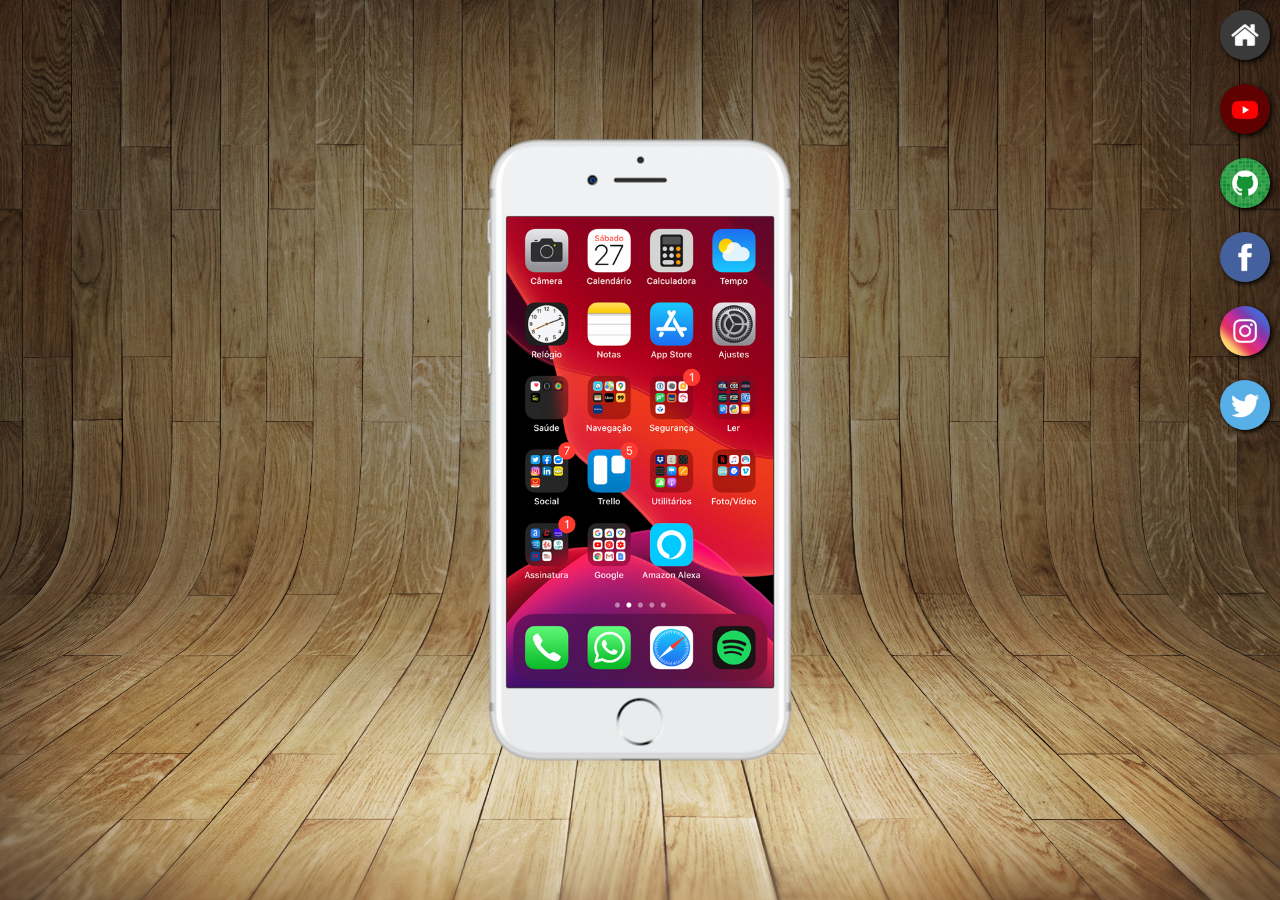
<file: index.html>
<!DOCTYPE html>
<html lang="pt-br">
<head>
    <meta charset="UTF-8">
    <meta name="viewport" content="width=device-width, initial-scale=1.0">
    <link rel="shortcut icon" href="favicon.ico" type="image/x-icon">
    <link rel="stylesheet" href="estilos/style.css">
    <title>Redes Sociais</title>
</head>
<body>
    <main>
        <section id="telefone">
            <iframe src="home.html" name="tela" id="tela" frameborder="0">
                Seu navegador não é compatível com isso!
            </iframe>
        </section>
        <section id="redes-sociais">
            <a href="home.html" target="tela"><img src="imagens/logo-home.jpg" alt="Home"></a><br>
            <a href="youyube.html" target="tela"><img src="imagens/logo-youtube.jpg" alt="YouTube"></a><br>
            <a href="github.html" target="tela"><img src="imagens/logo-github.jpg" alt="GitHub"></a><br>
            <a href="facebook.html" target="tela"> <img src="imagens/logo-facebook.jpg" alt="Facebook"></a><br>
            <a href="instagram.html" target="tela"><img src="imagens/logo-instagram.jpg" alt="Instagram"></a><br>
            <a href="twitter.html" target="tela"><img src="imagens/logo-twitter.jpg" alt="Twitter"></a><br>
        </section>
    </main>
</body>
</html>
</file>
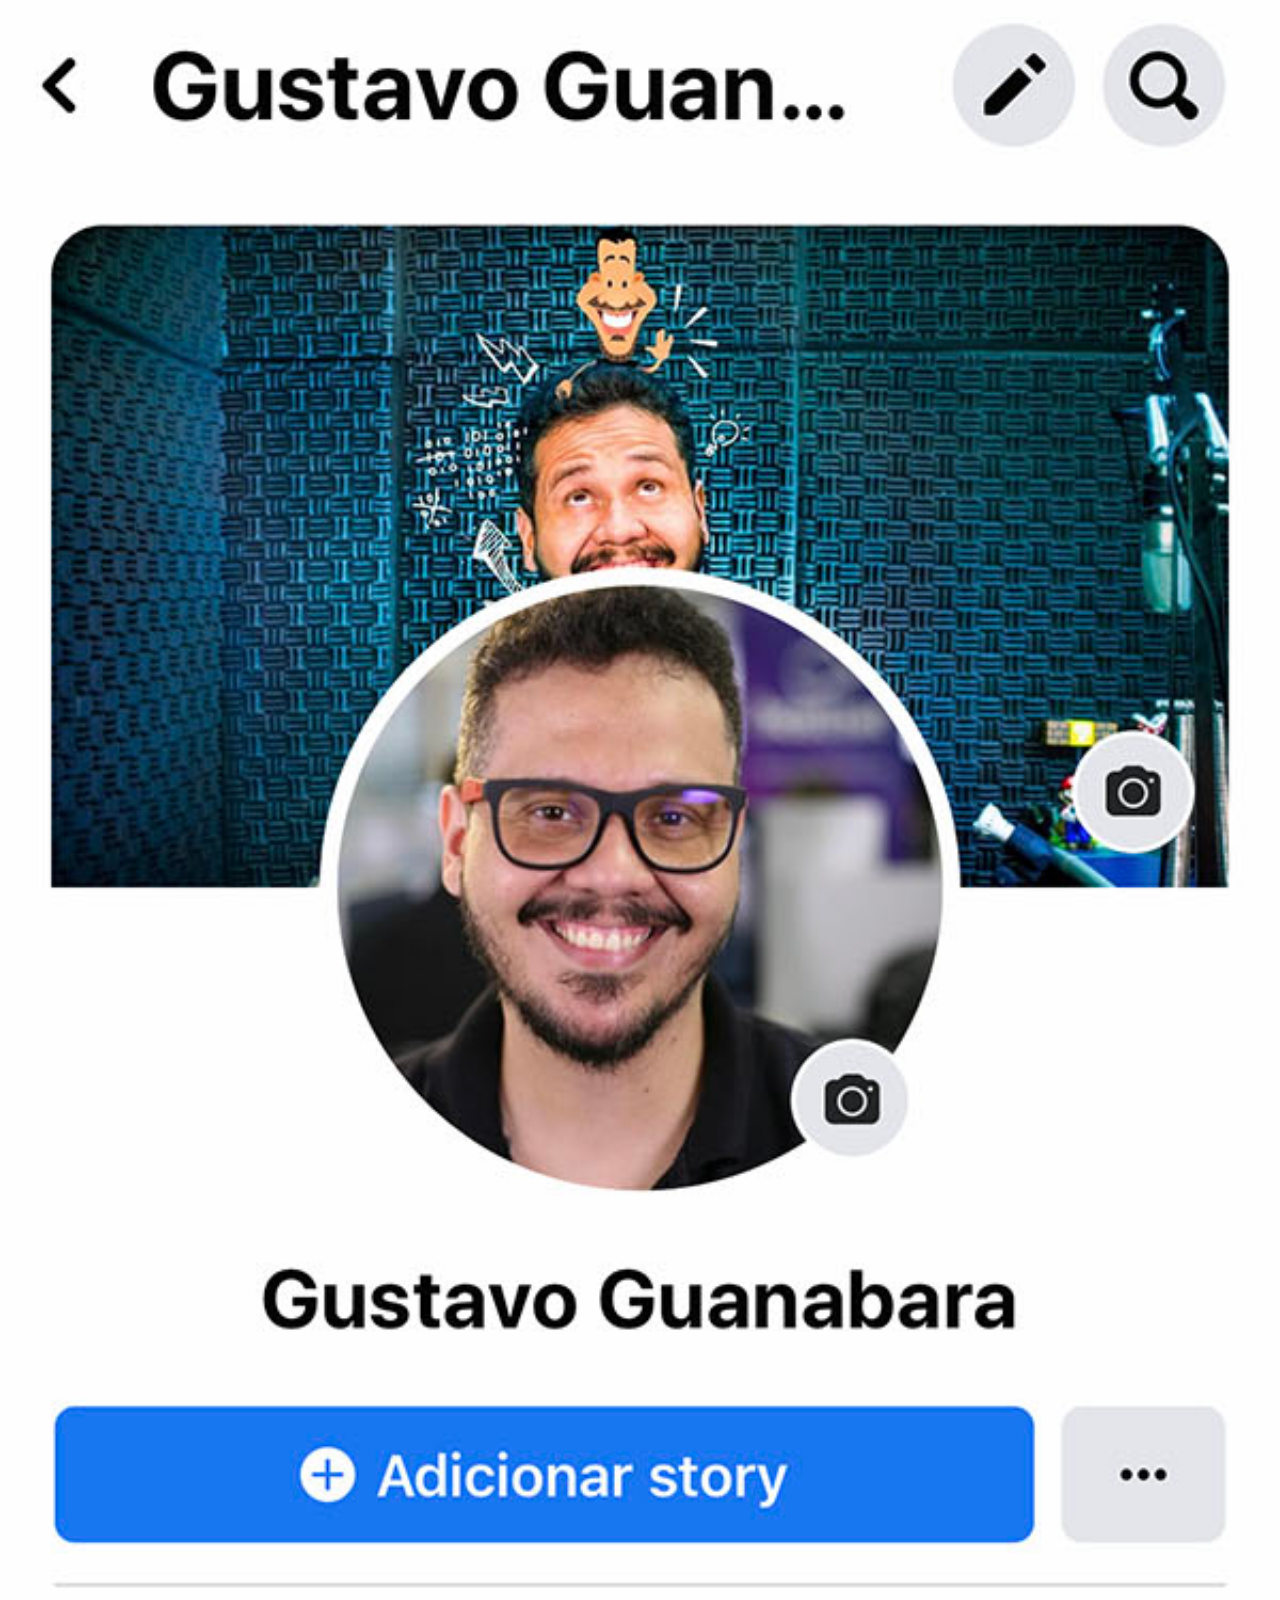
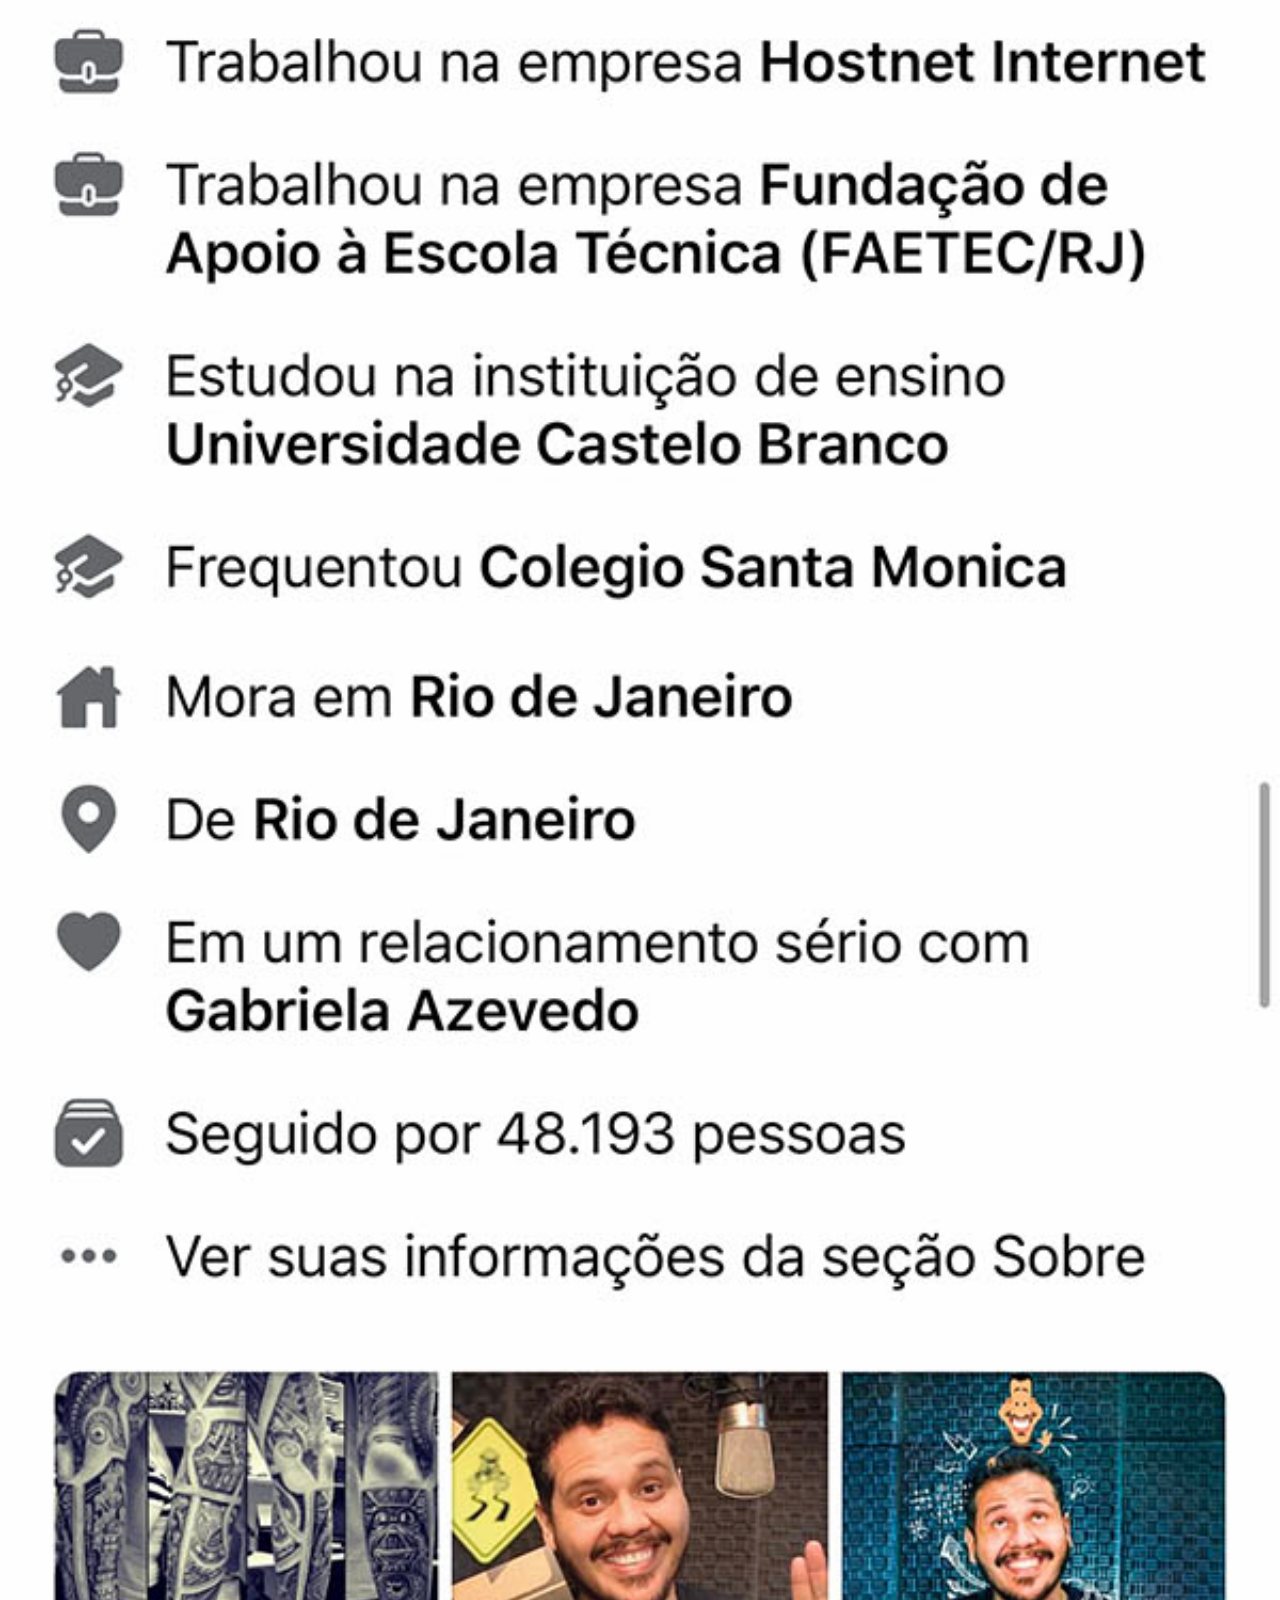
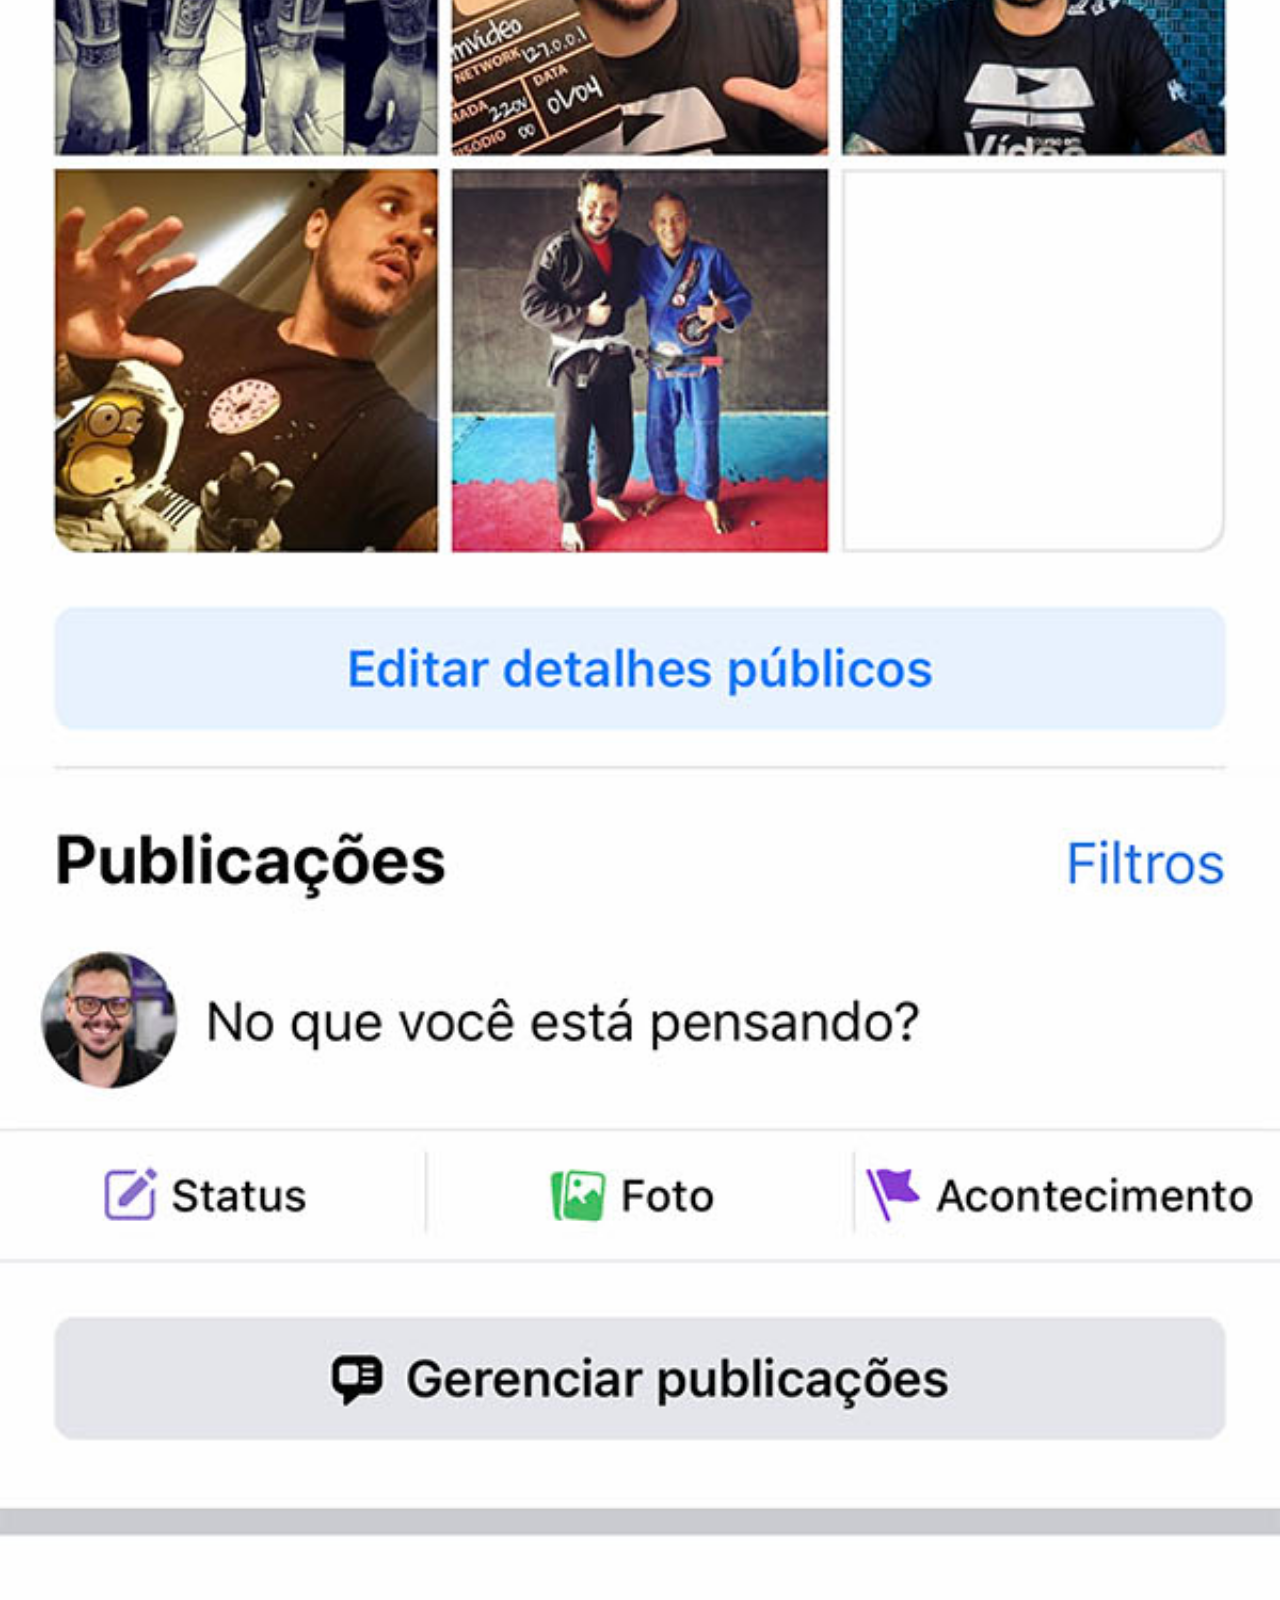
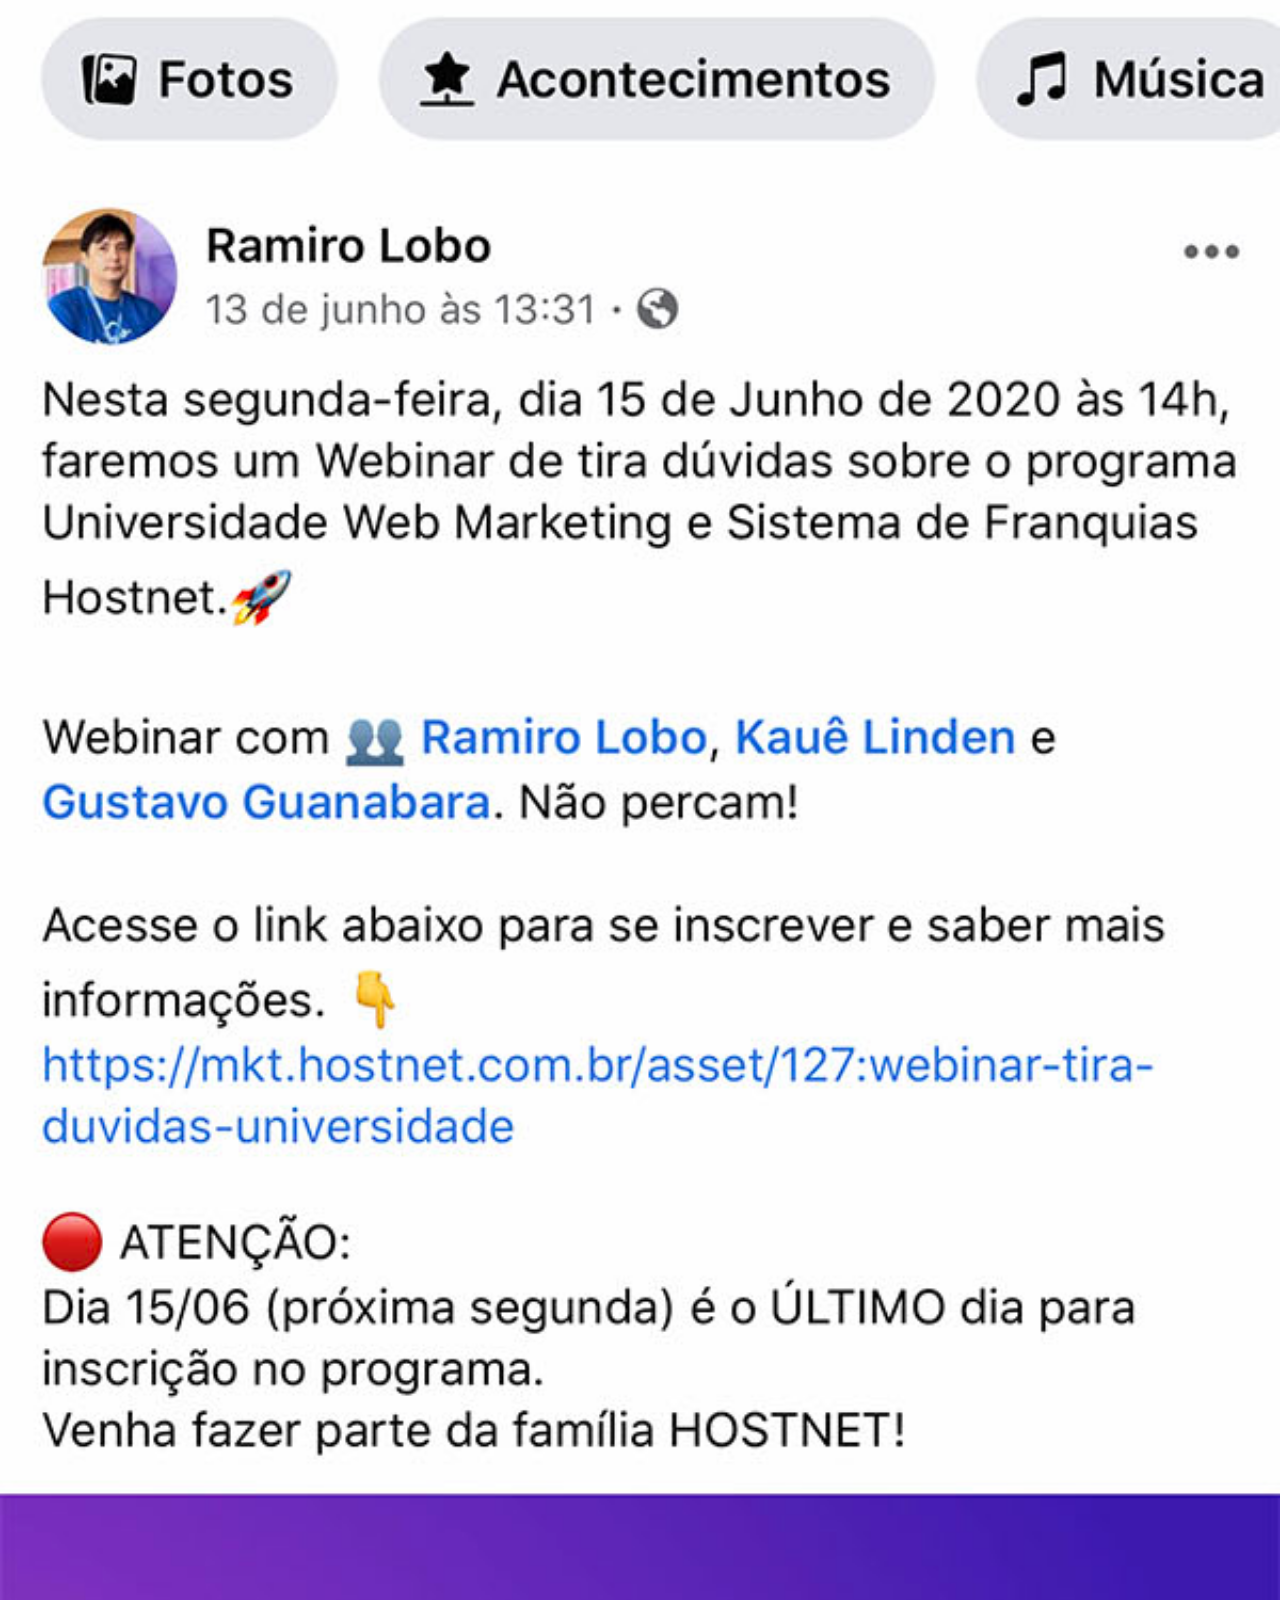
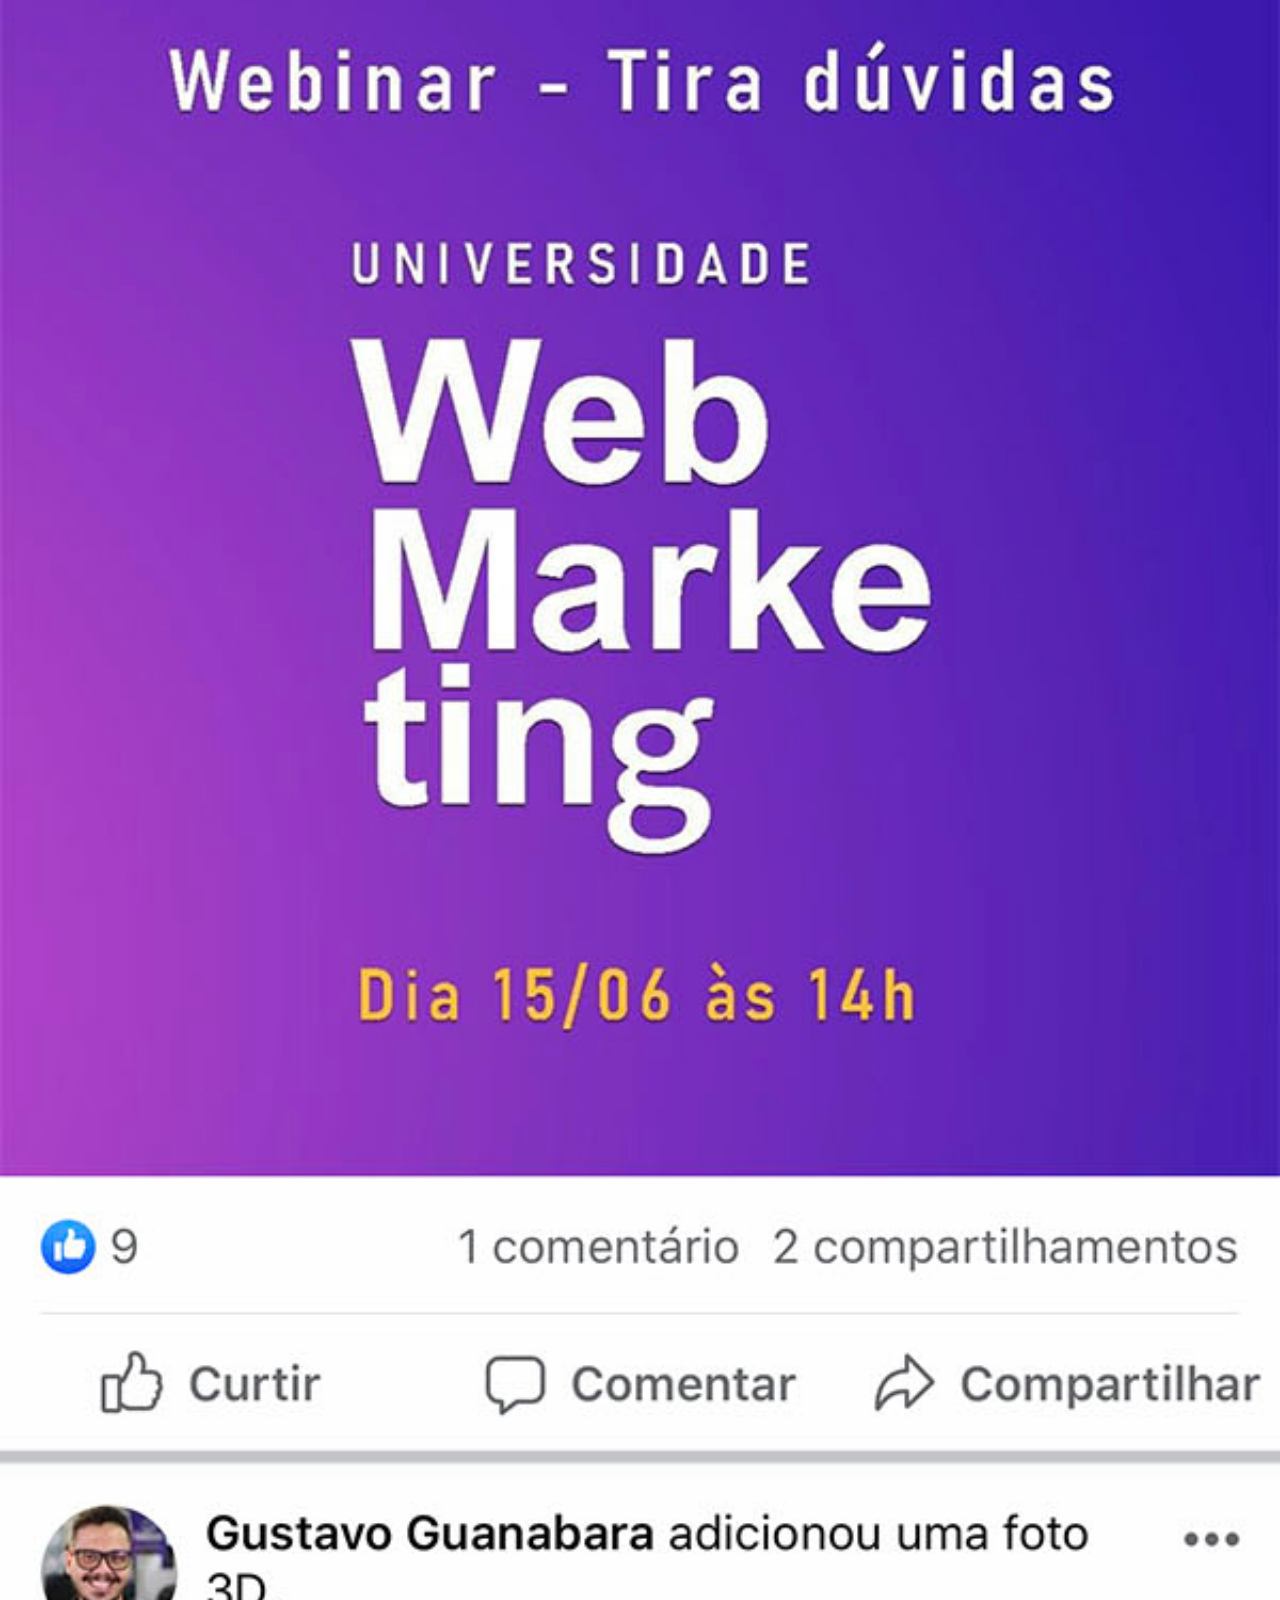
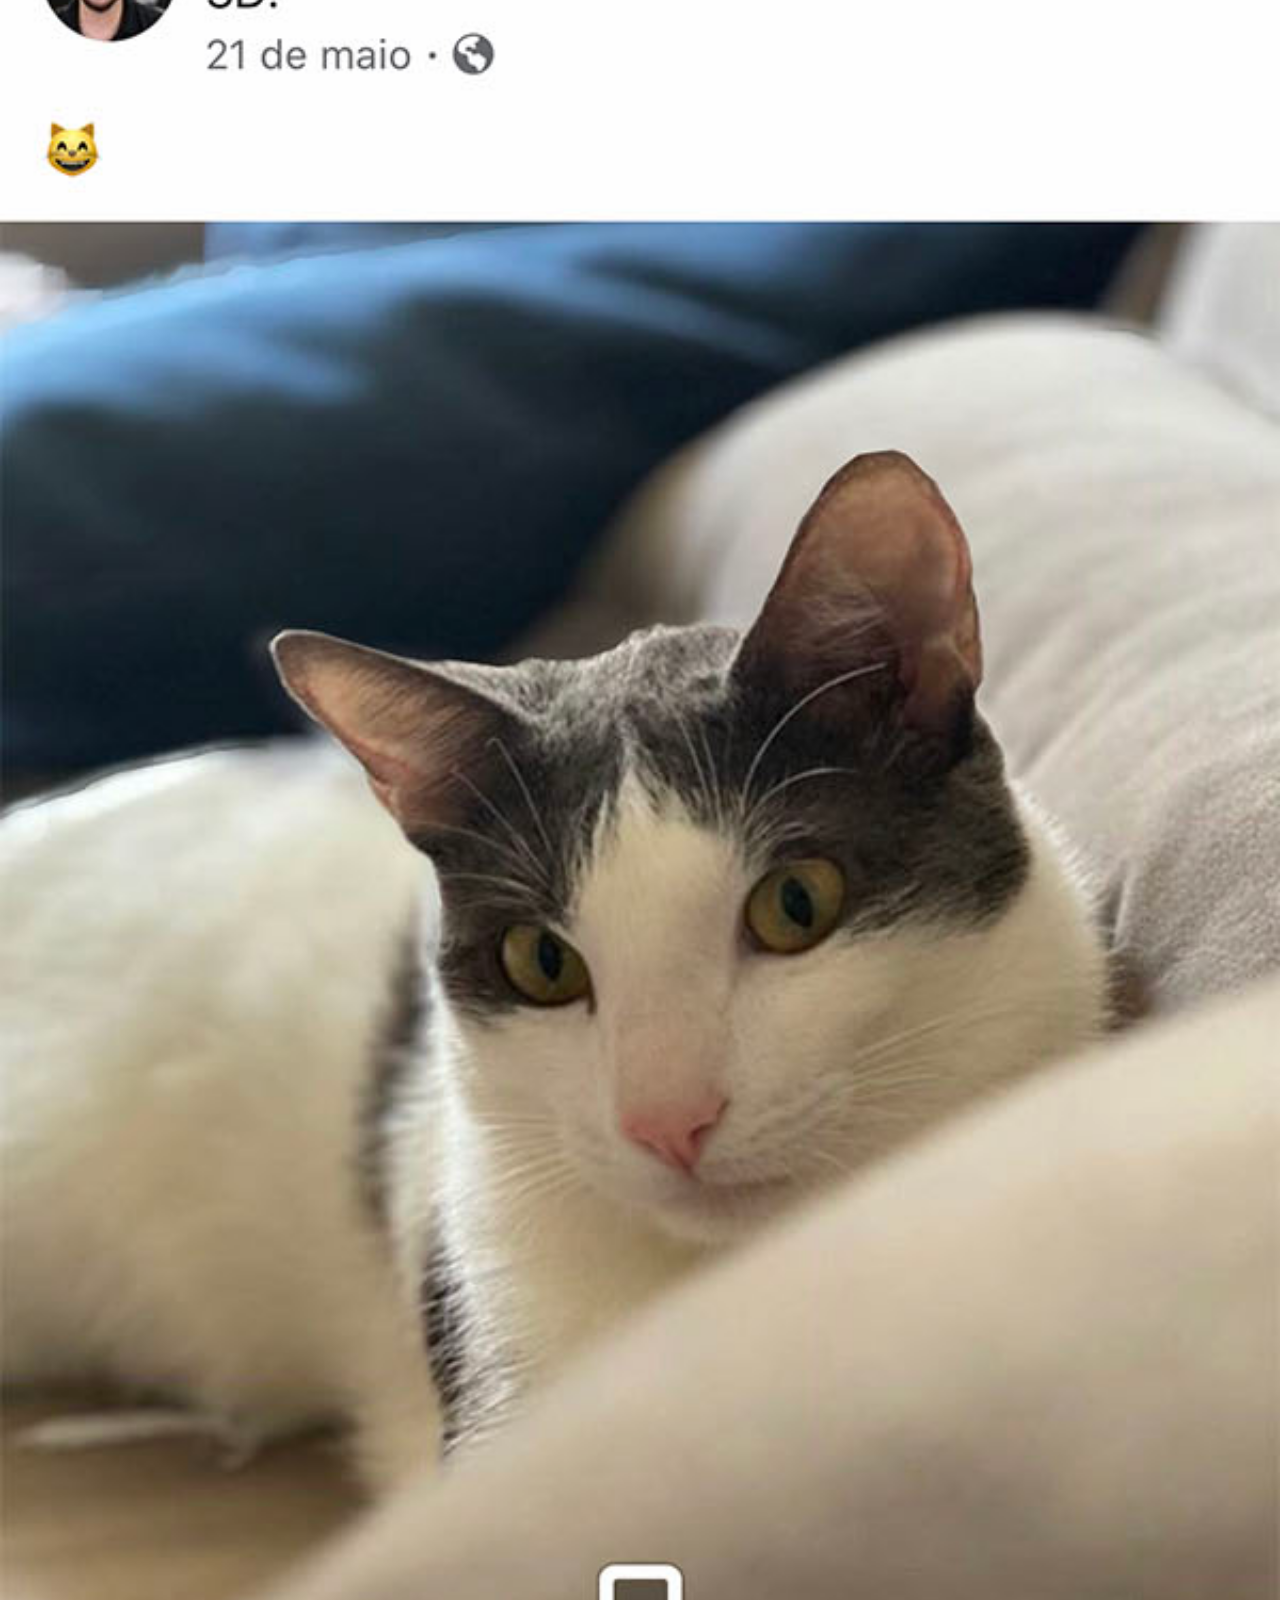
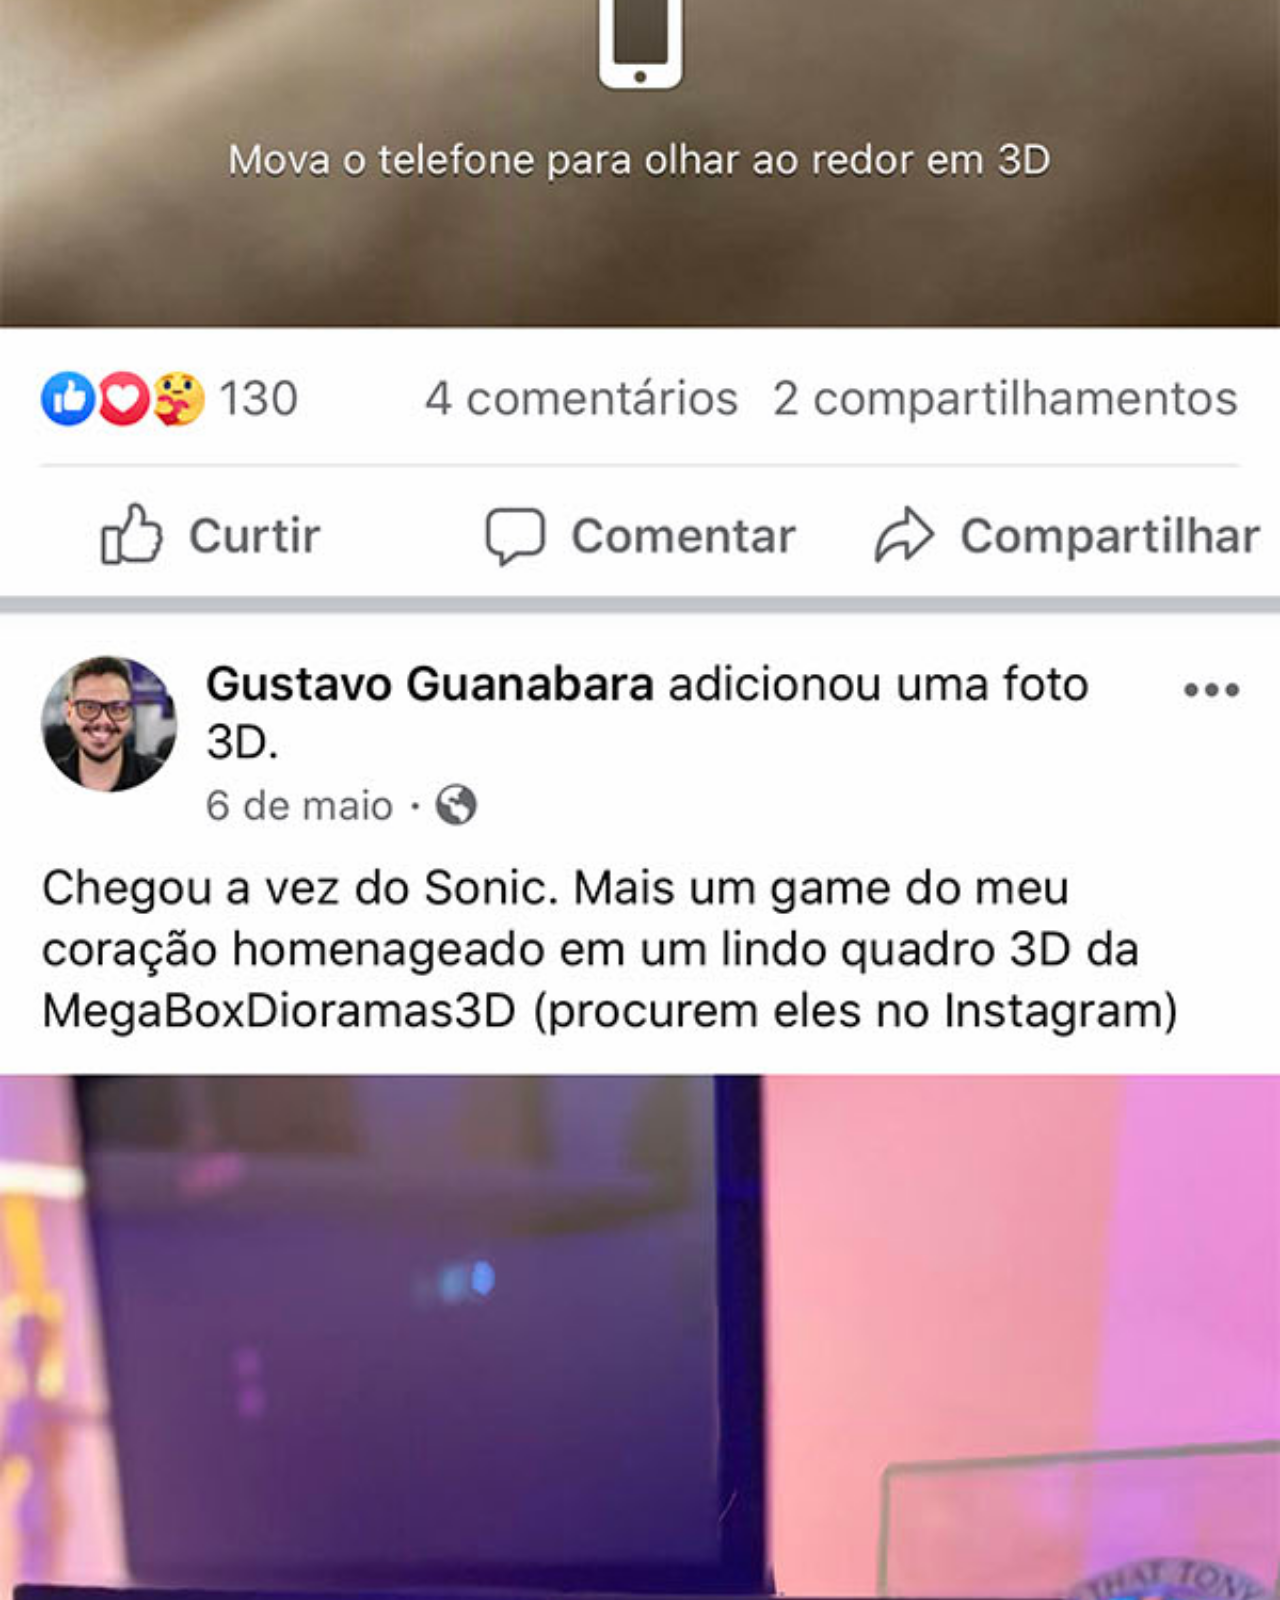
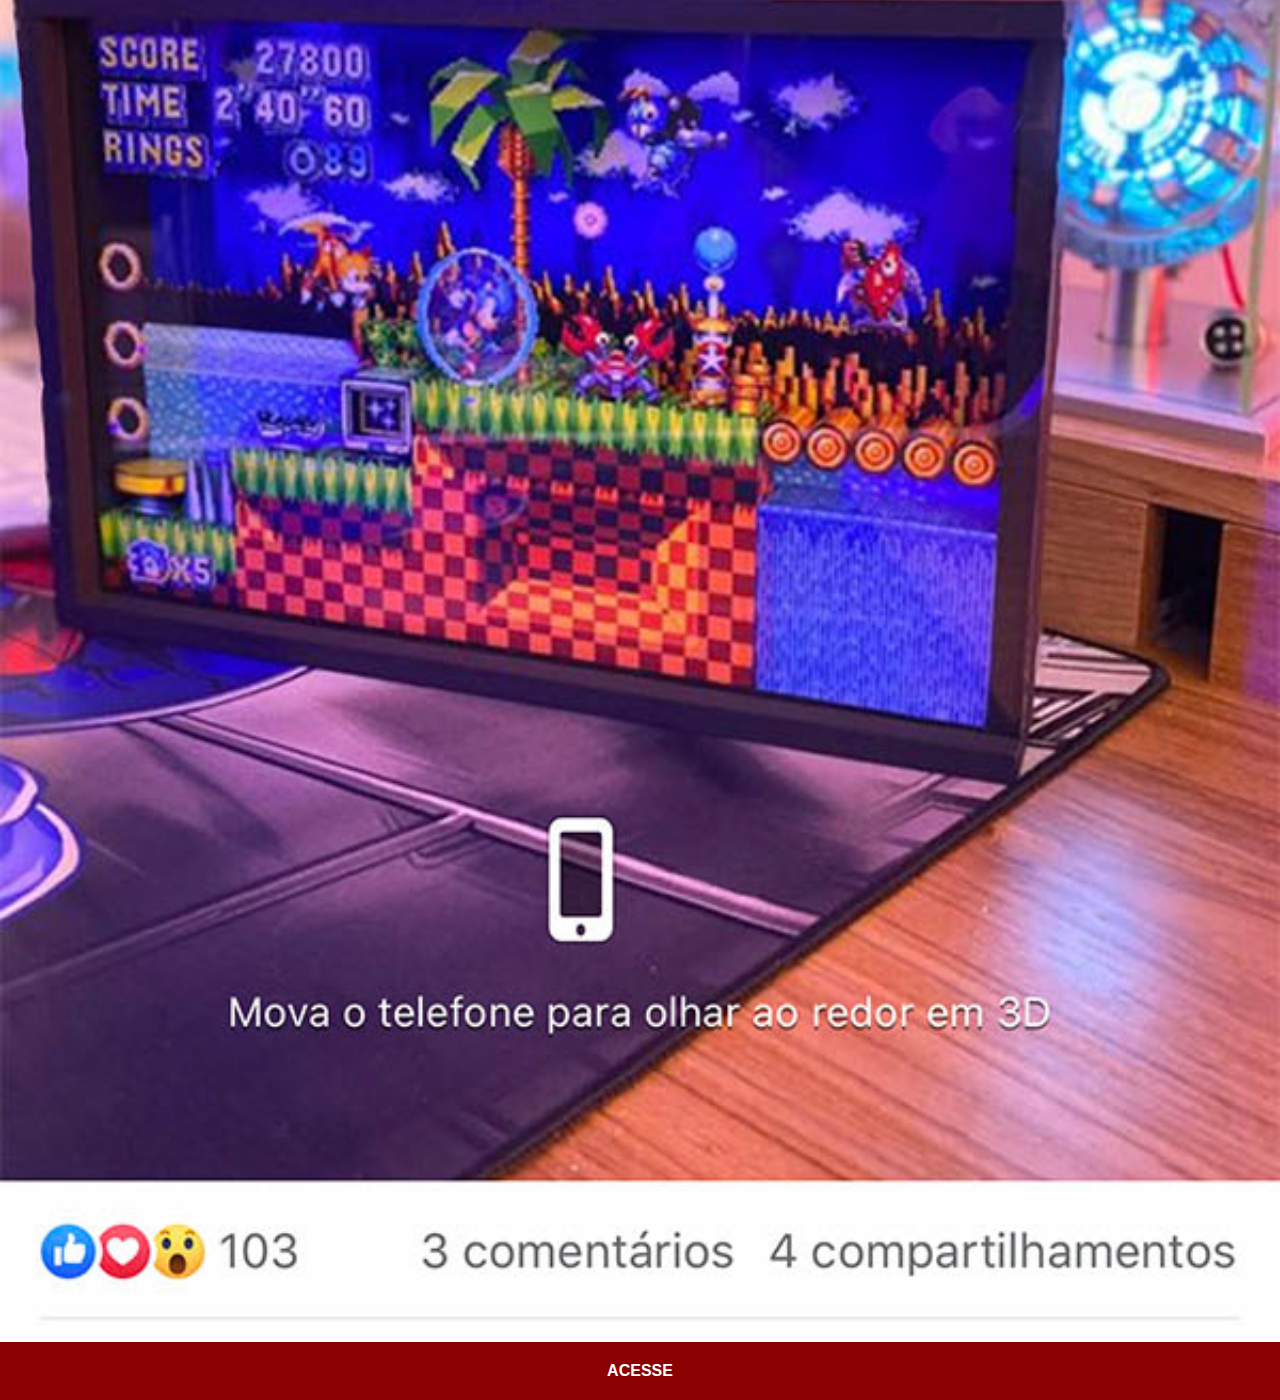
<file: facebook.html>
<!DOCTYPE html>
<html lang="pt-br">
<head>
    <meta charset="UTF-8">
    <meta name="viewport" content="width=device-width, initial-scale=1.0">
    <title>Facebook</title>
    <link rel="stylesheet" href="estilos/social.css">
</head>
<body>
    <img src="imagens/tela-facebook.jpg" alt="Facebook">
    <a href="https://www.facebook.com/gustavoguanabara" target="_blank">ACESSE</a>
</body>
</html>
</file>
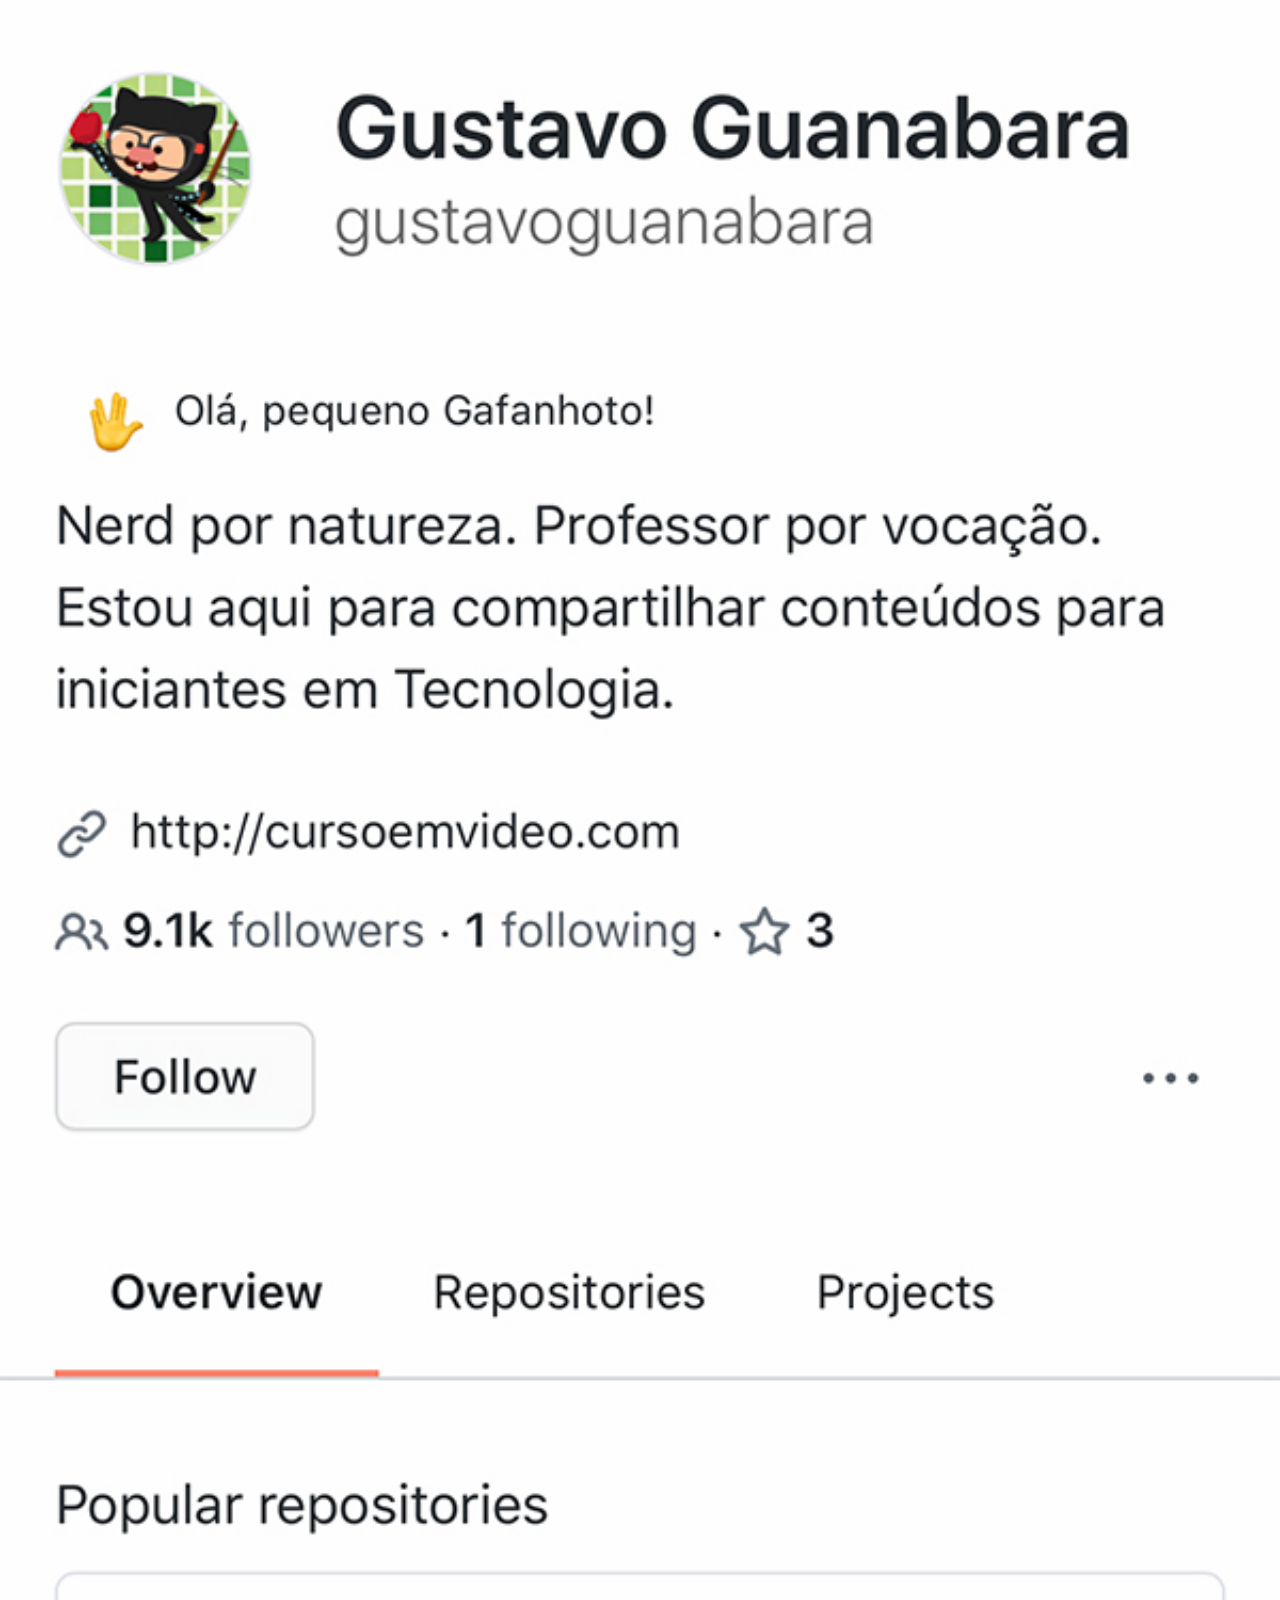
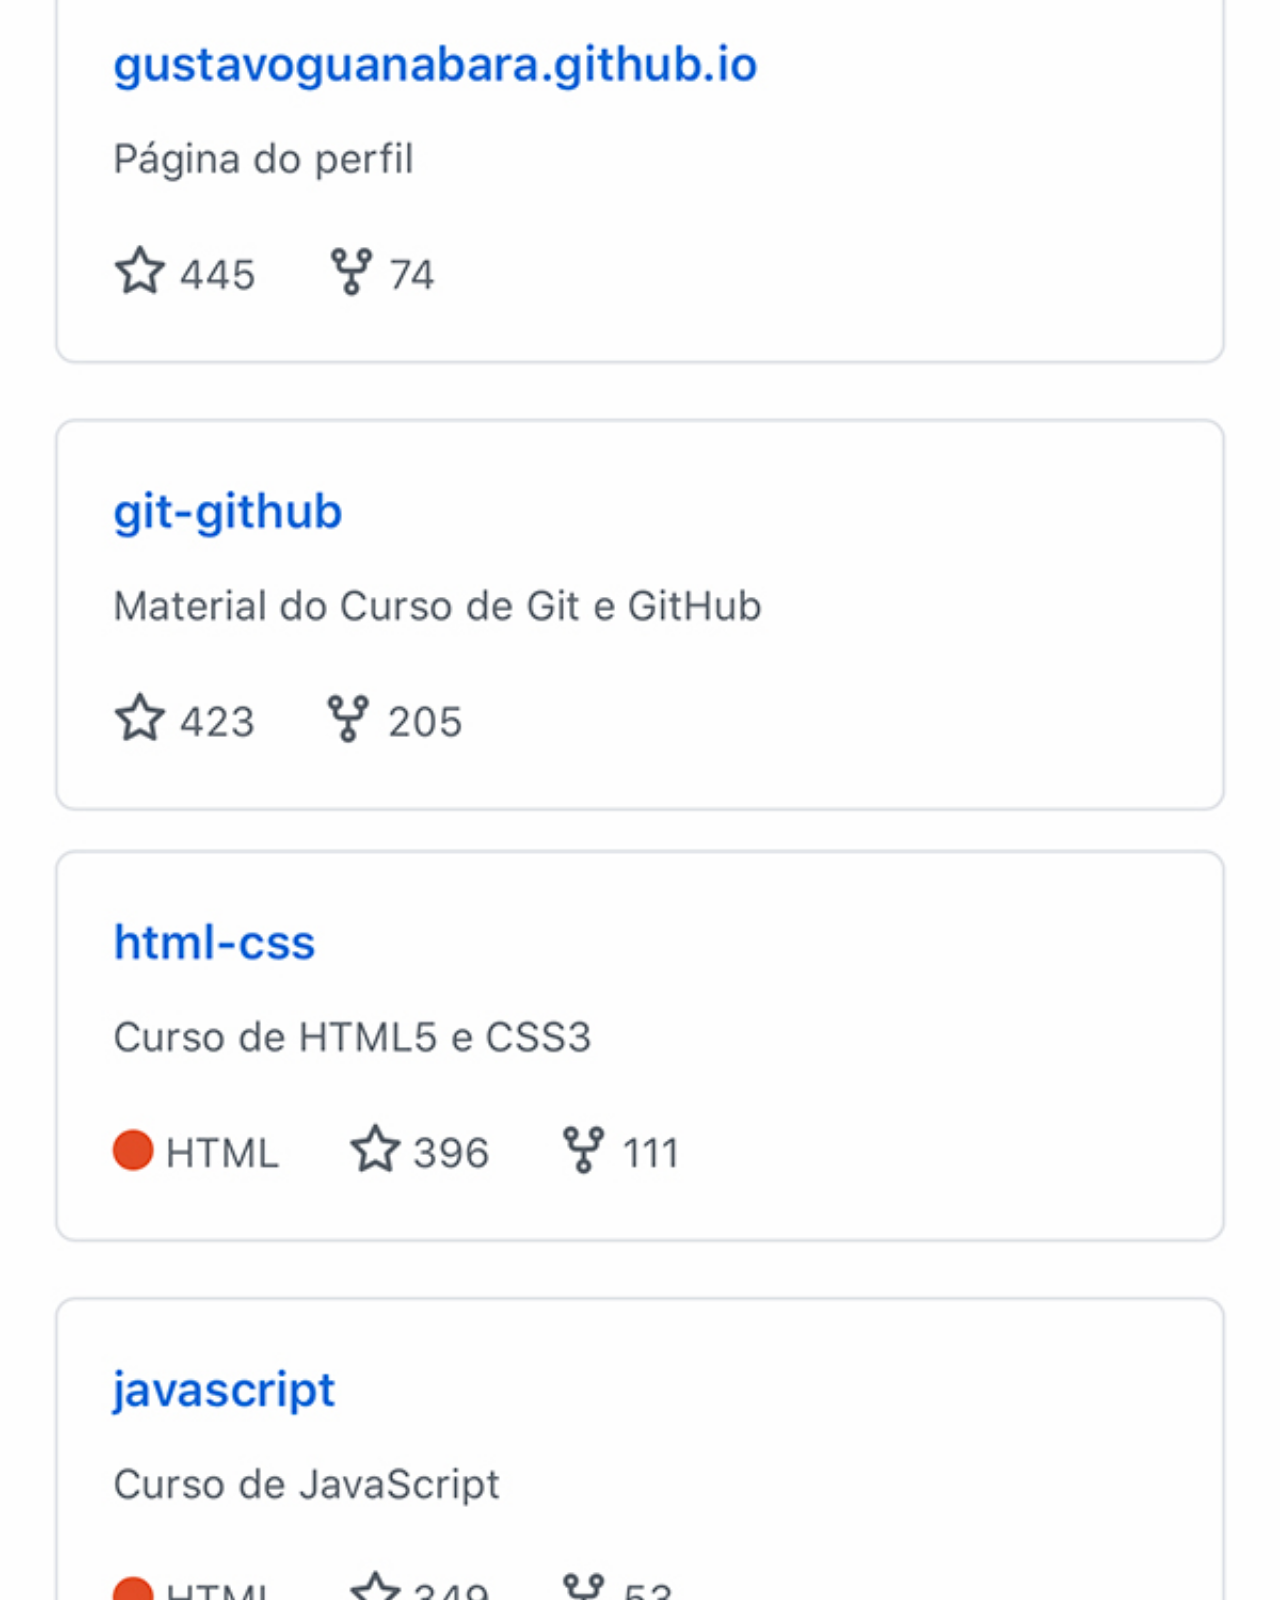
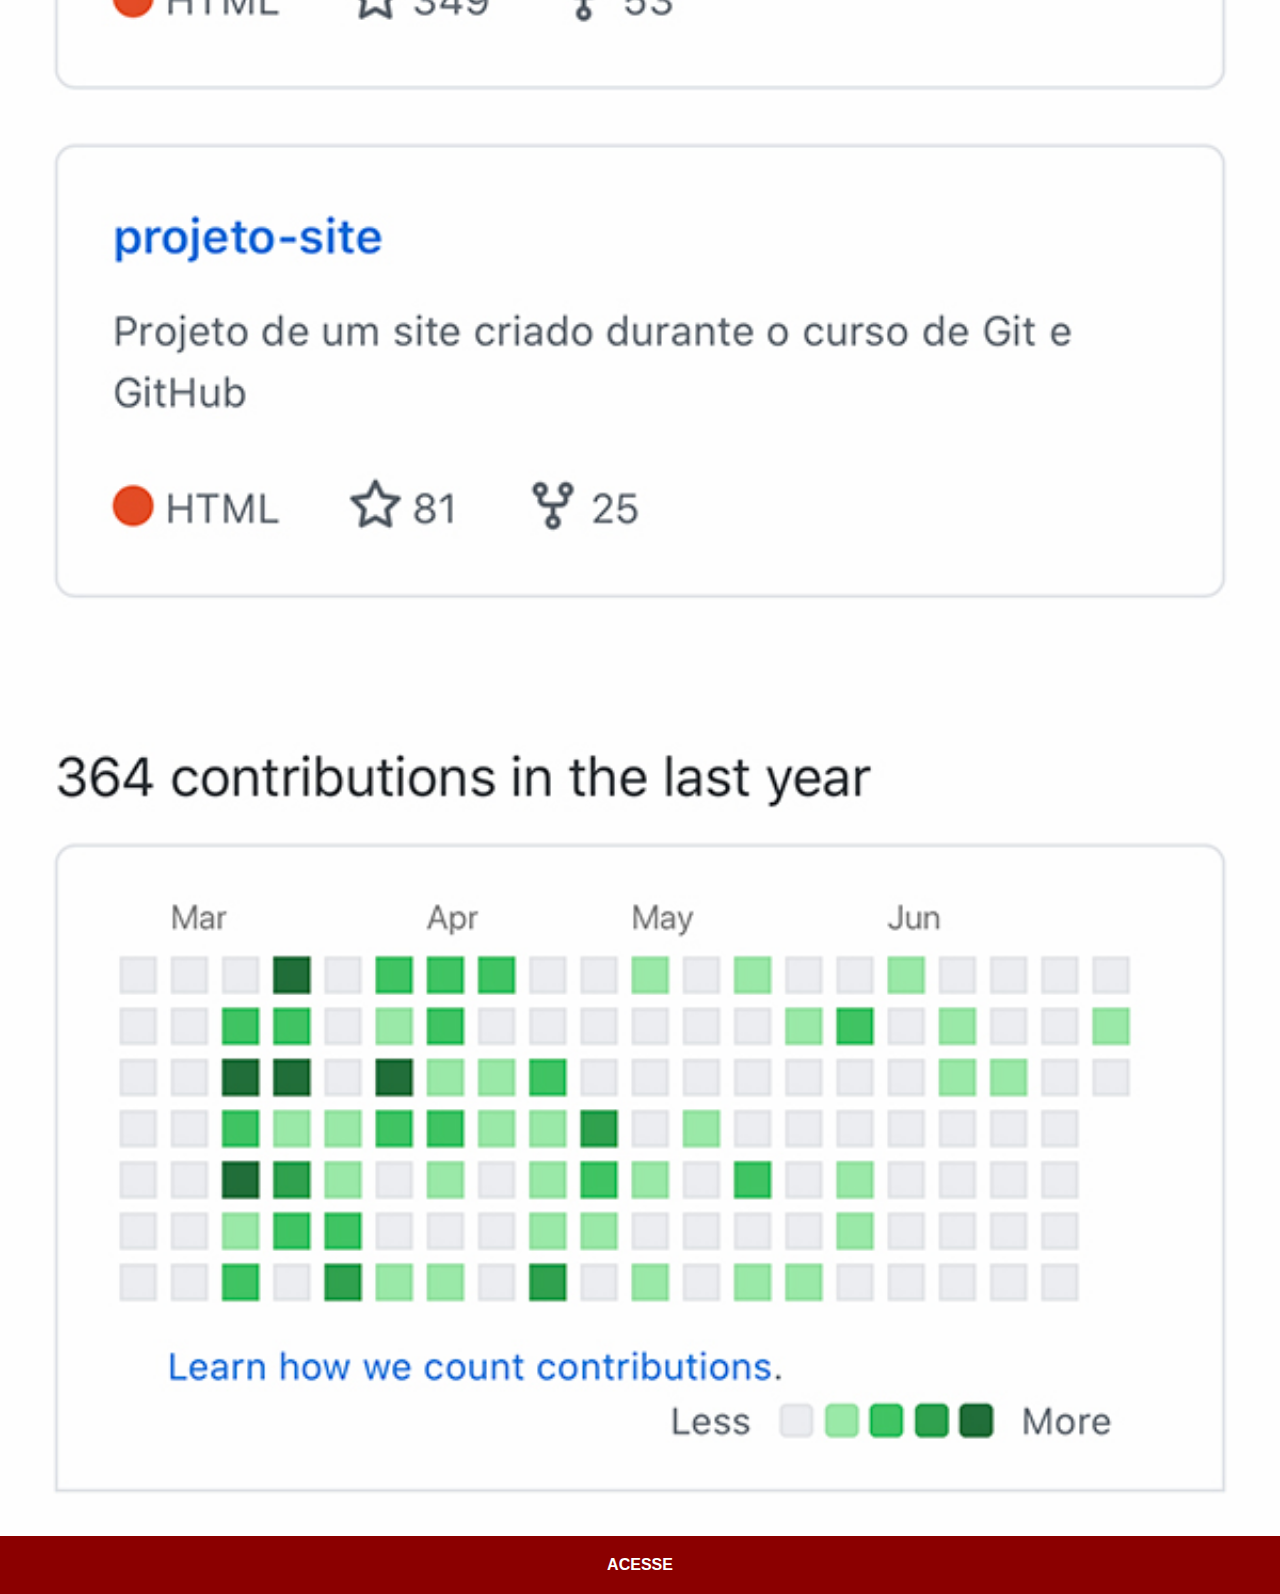
<file: github.html>
<!DOCTYPE html>
<html lang="pt-br">
<head>
    <meta charset="UTF-8">
    <meta name="viewport" content="width=device-width, initial-scale=1.0">
    <title>GitHub</title>
    <link rel="stylesheet" href="estilos/social.css">
</head>
<body>
    <img src="imagens/tela-github.jpg" alt="GitHub">
    <a href="https://github.com/gustavoguanabara" target="_blank">ACESSE</a>
</body>
</html>
</file>
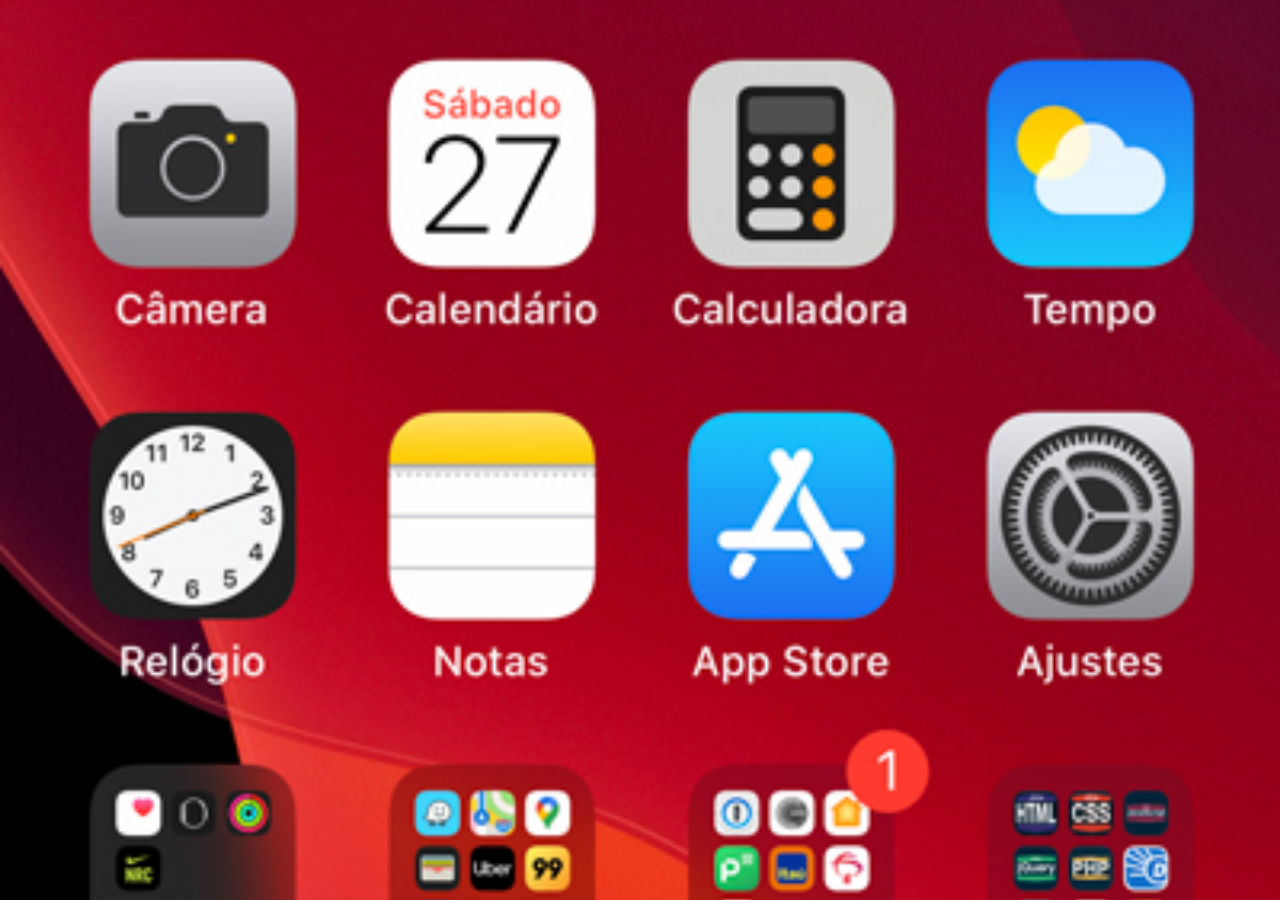
<file: home.html>
<!DOCTYPE html>
<html lang="pt-br">
<head>
    <meta charset="UTF-8">
    <meta name="viewport" content="width=device-width, initial-scale=1.0">
    <title>Home</title>
    <style>
        * {
            margin: 0px;
            padding: 0px;
        }

        body {
          width: 100vw;  
          height: 100vh;
          background: black url(imagens/tela-home.jpg) no-repeat top center;
          background-size: cover;
        }
    </style>
</head>
<body>
    
</body>
</html>
</file>
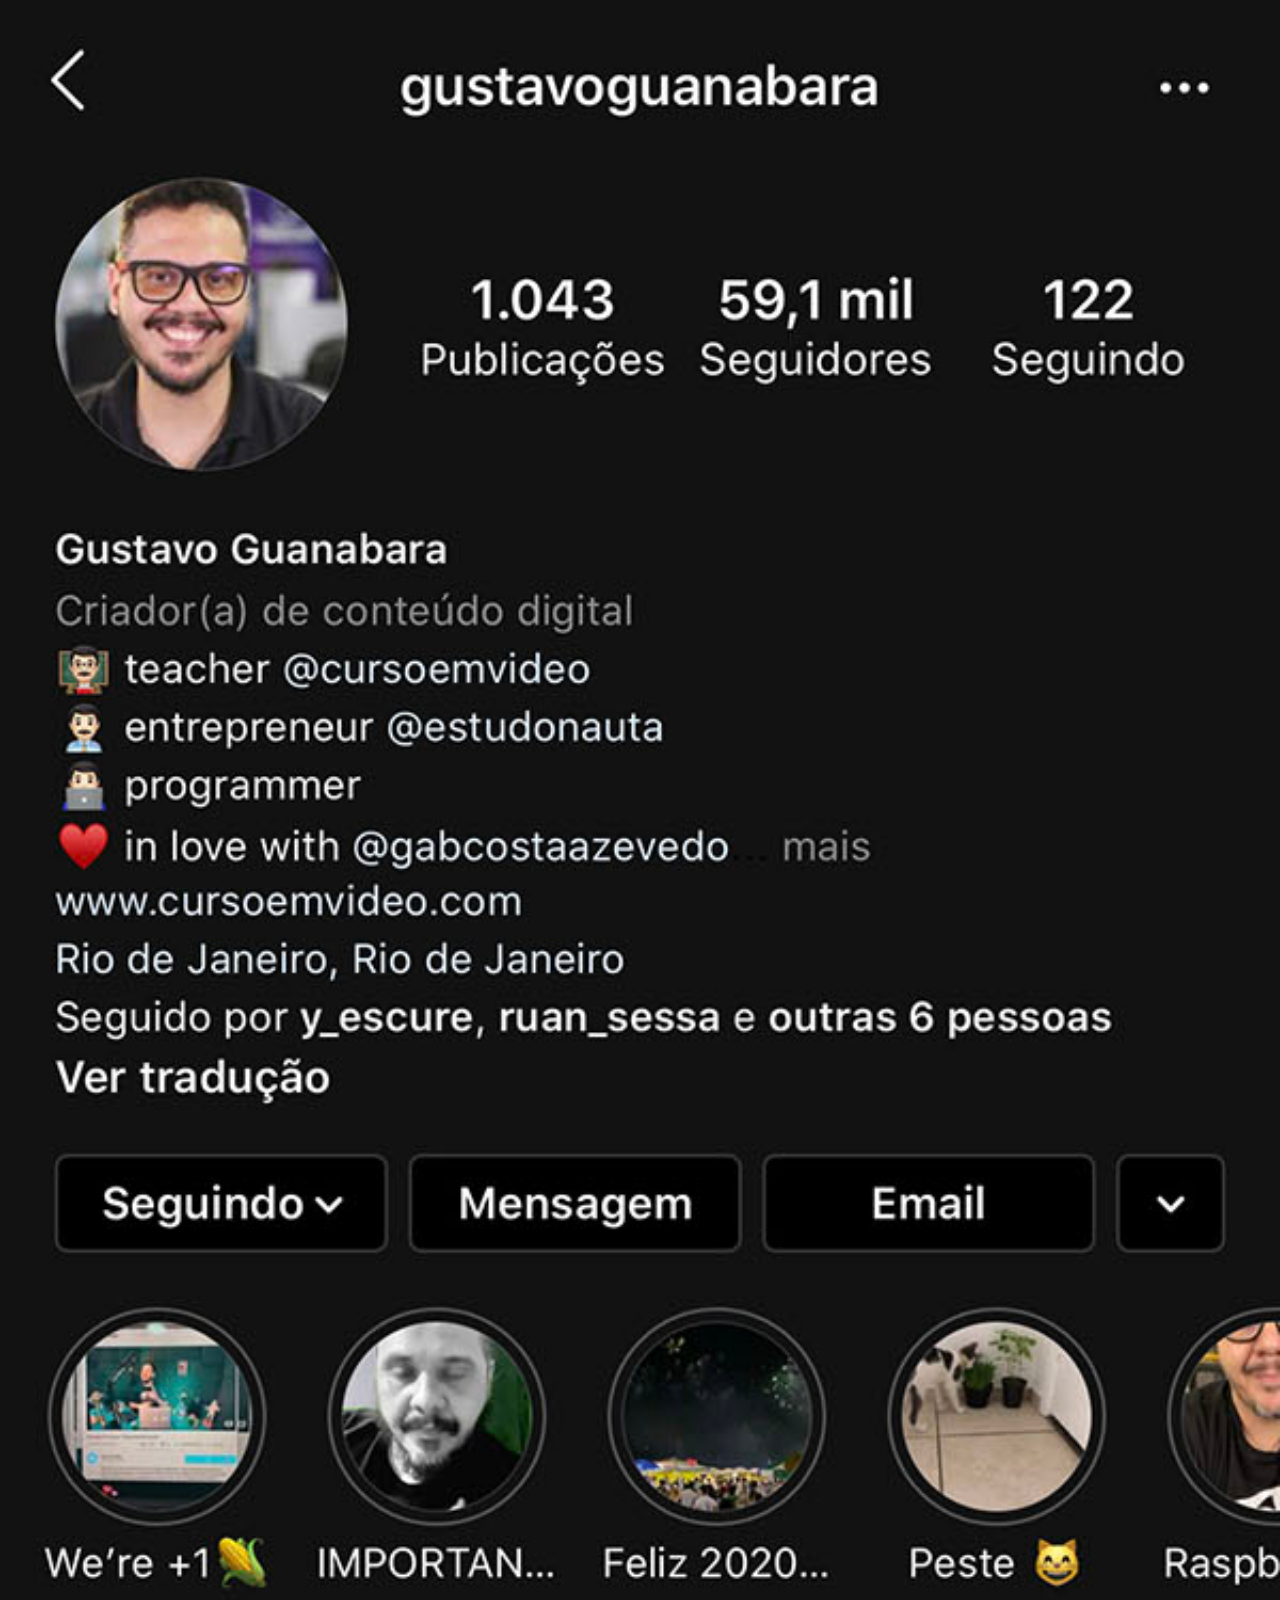
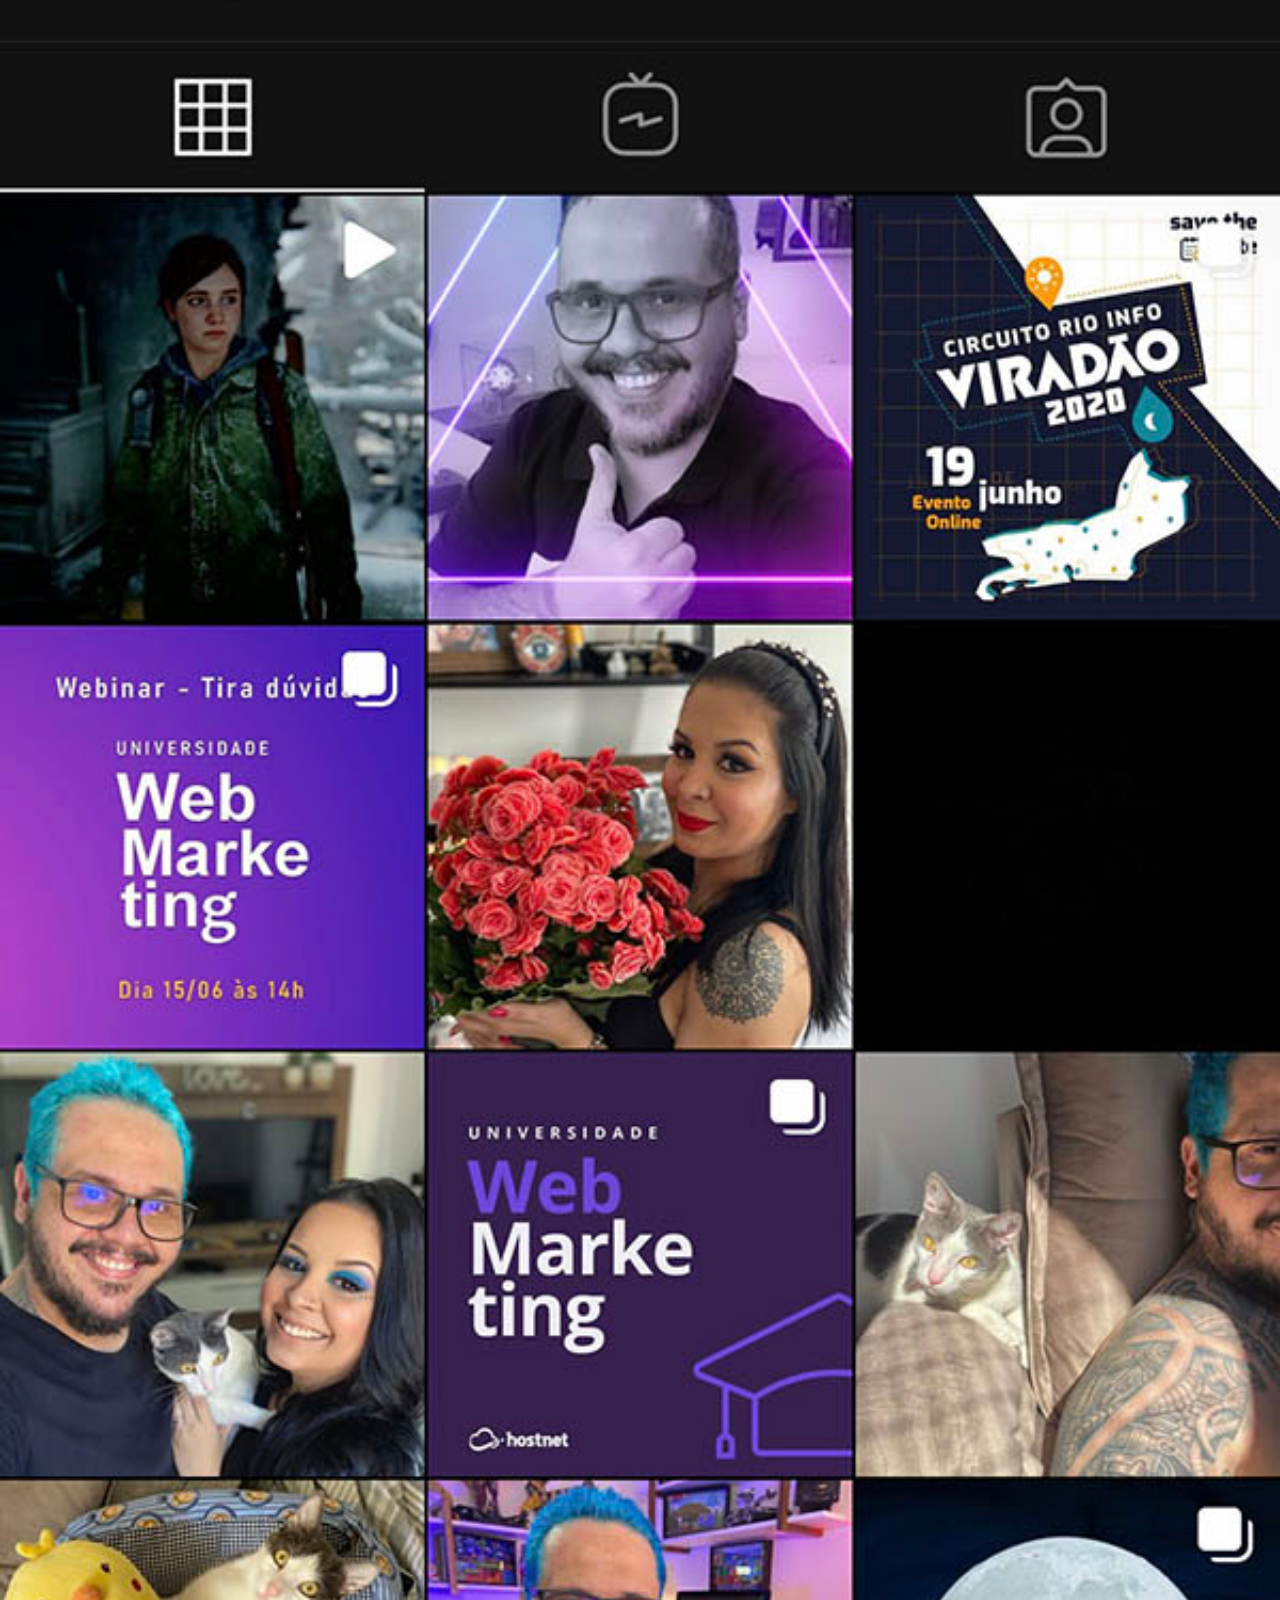
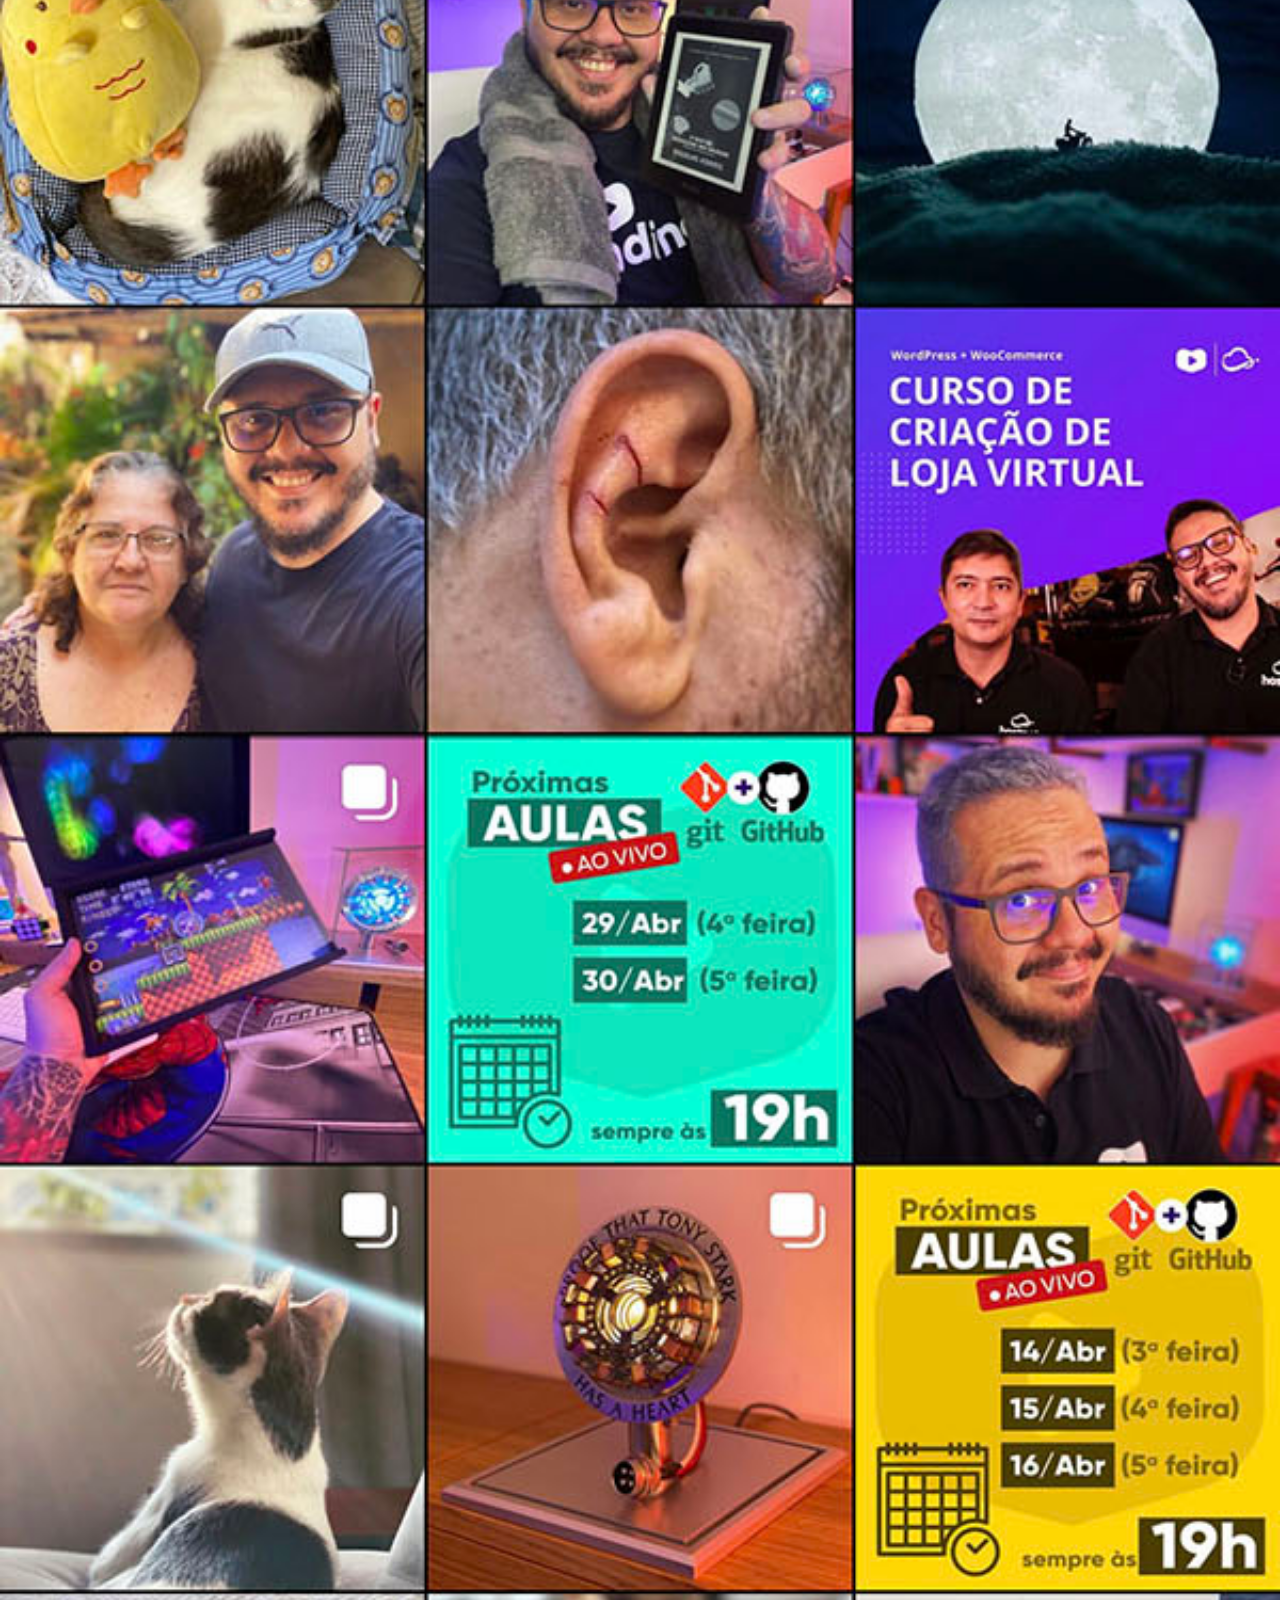
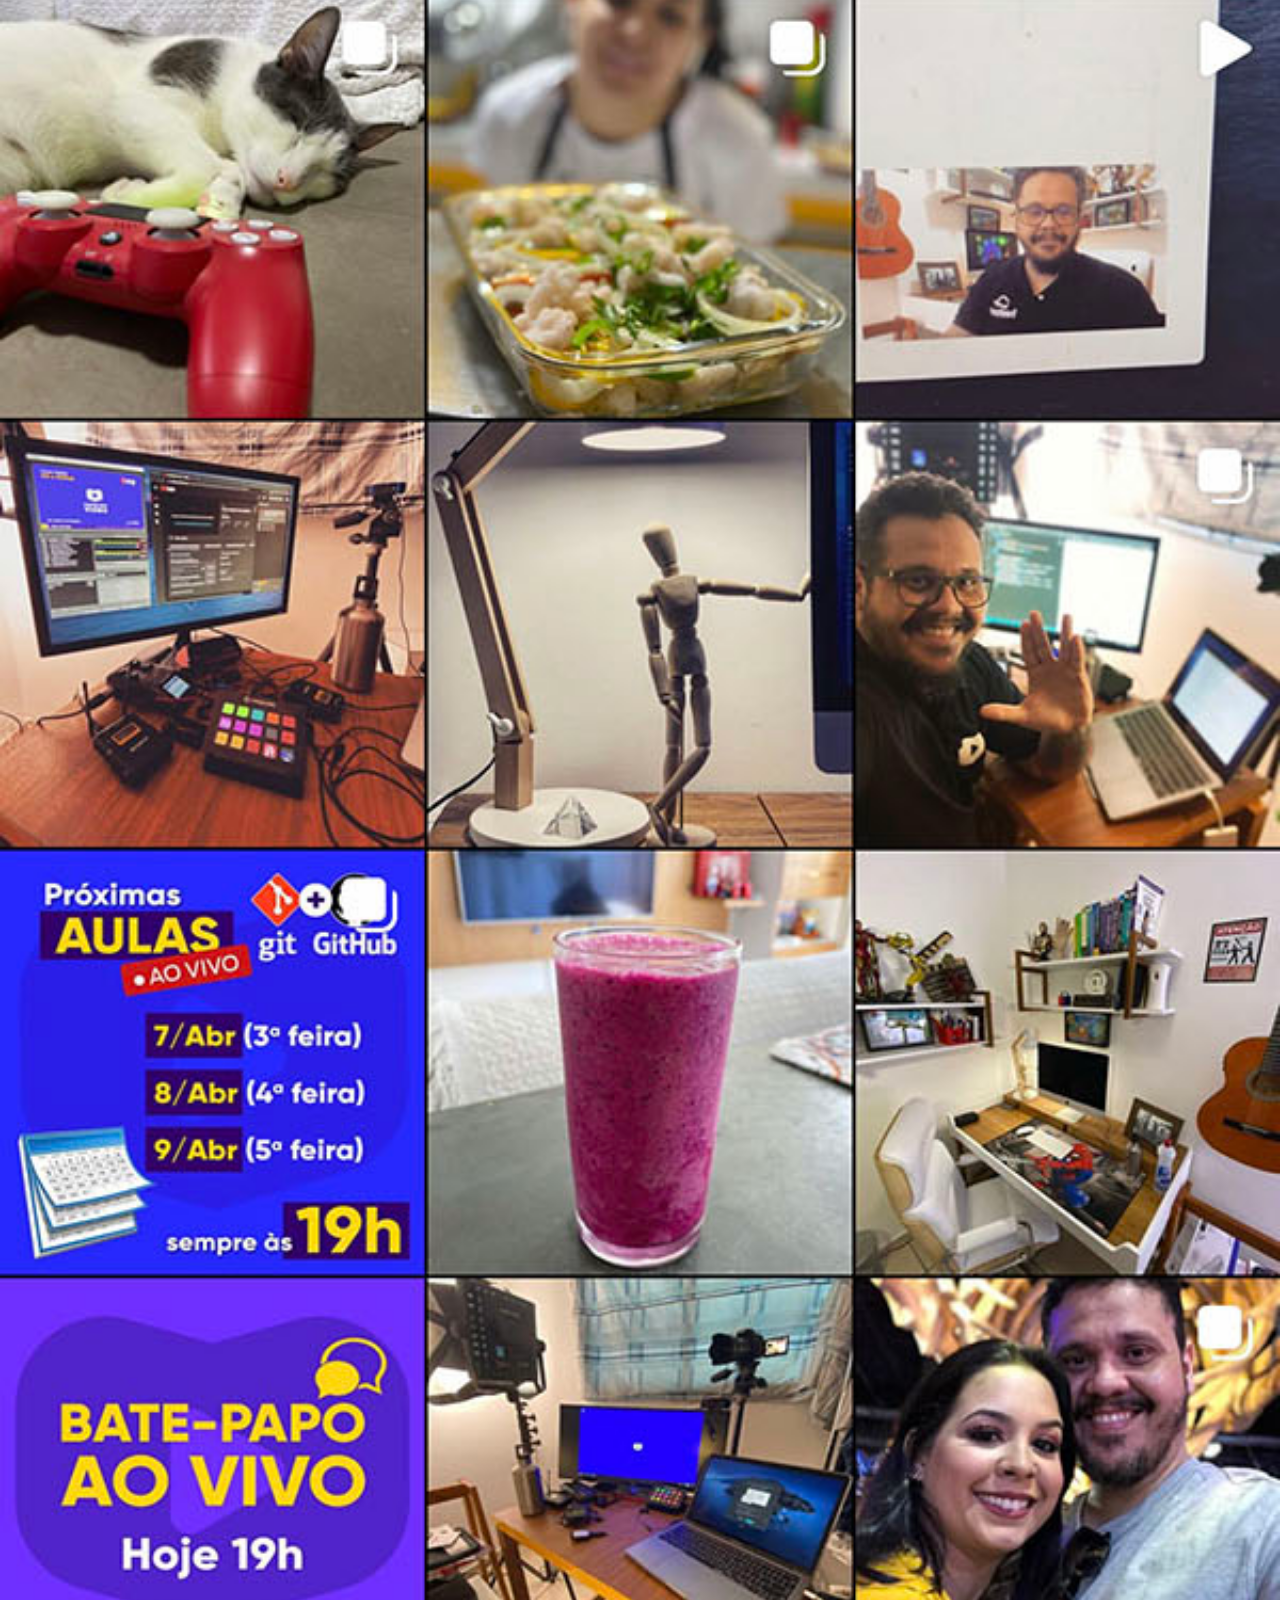
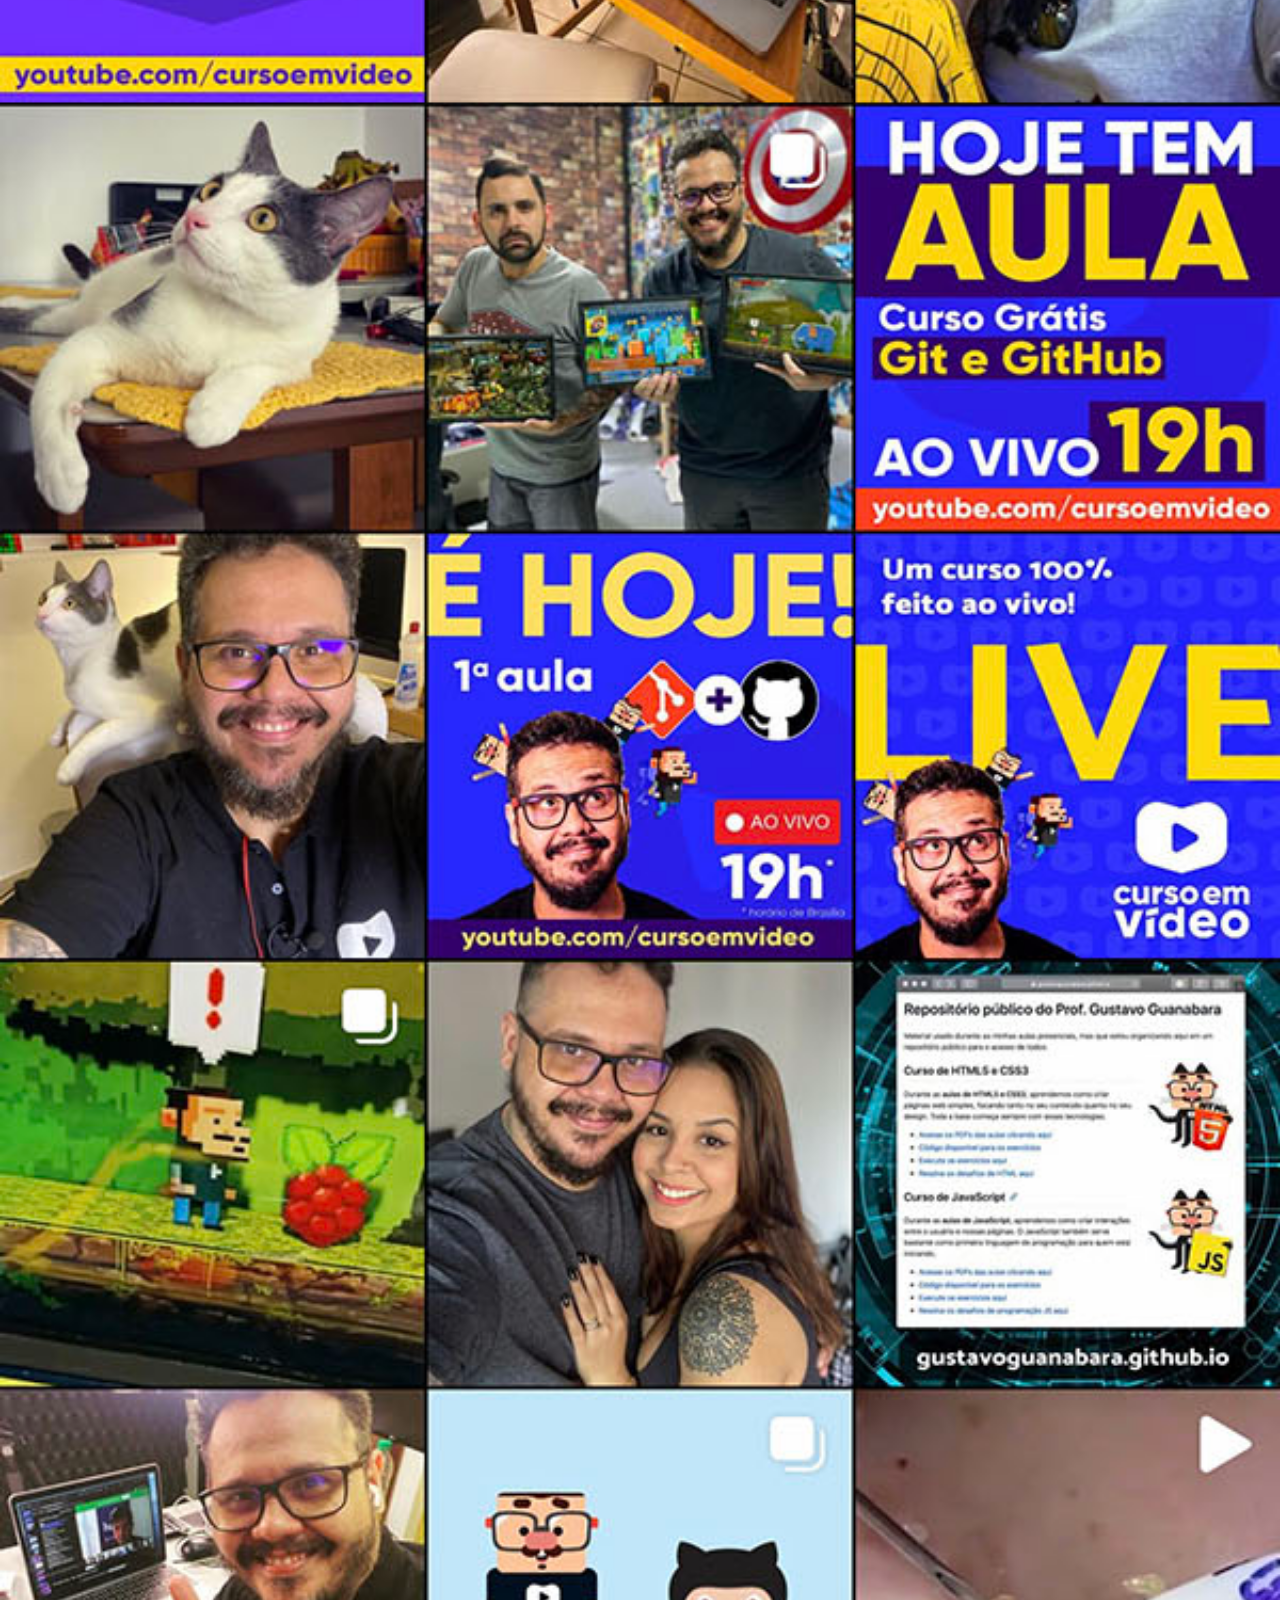
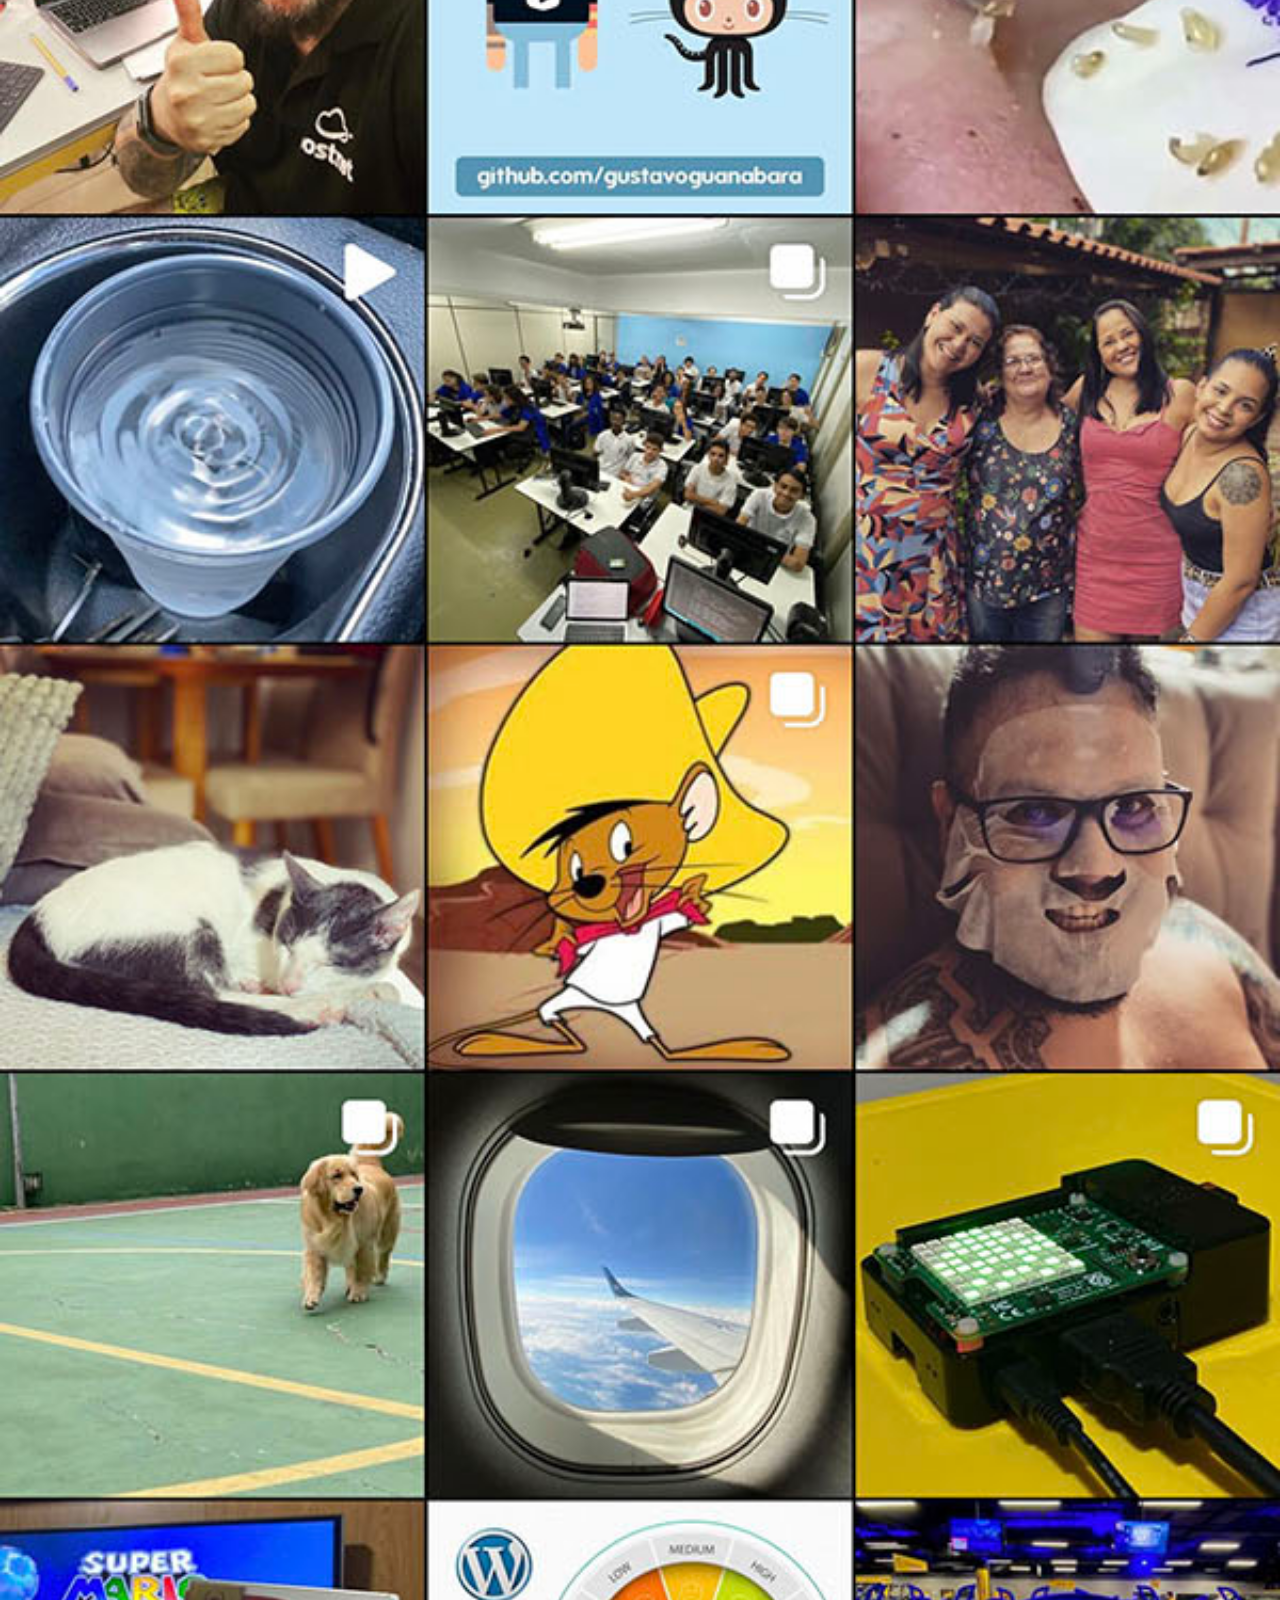
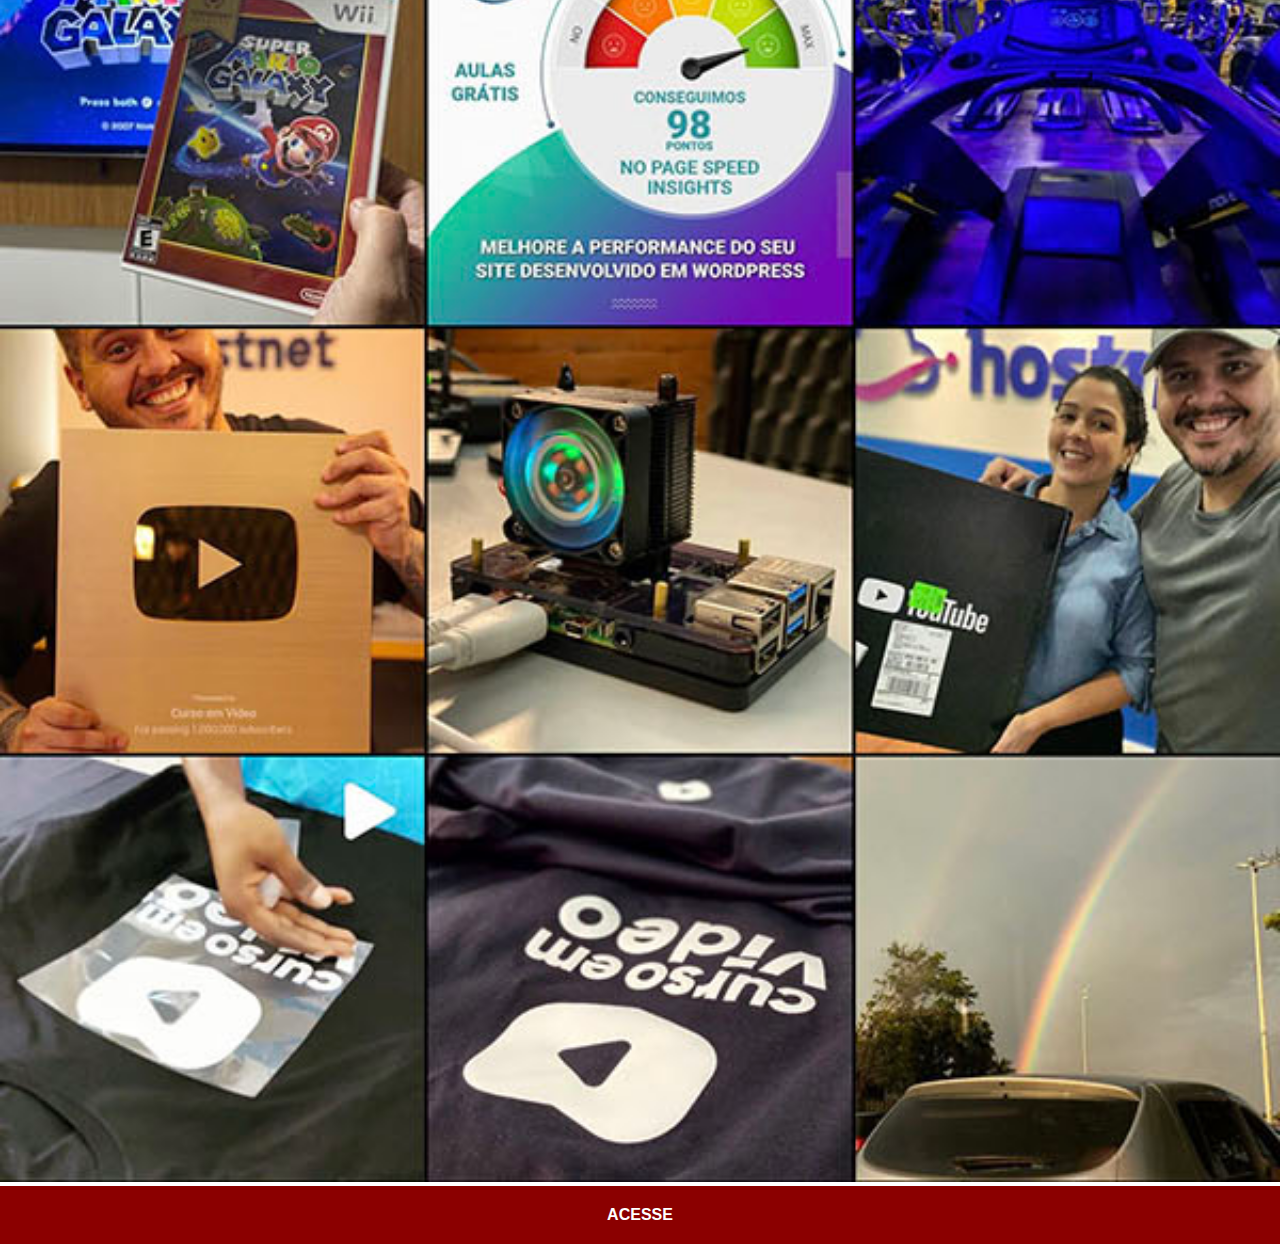
<file: instagram.html>
<!DOCTYPE html>
<html lang="pt-br">
<head>
    <meta charset="UTF-8">
    <meta name="viewport" content="width=device-width, initial-scale=1.0">
    <title>Instagram</title>
    <link rel="stylesheet" href="estilos/social.css">
</head>
<body>
    <img src="imagens/tela-instagram.jpg" alt="Instagram">
    <a href="https://www.instagram.com/cursoemvideo/" target="_blank">ACESSE</a>
</body>
</html>
</file>
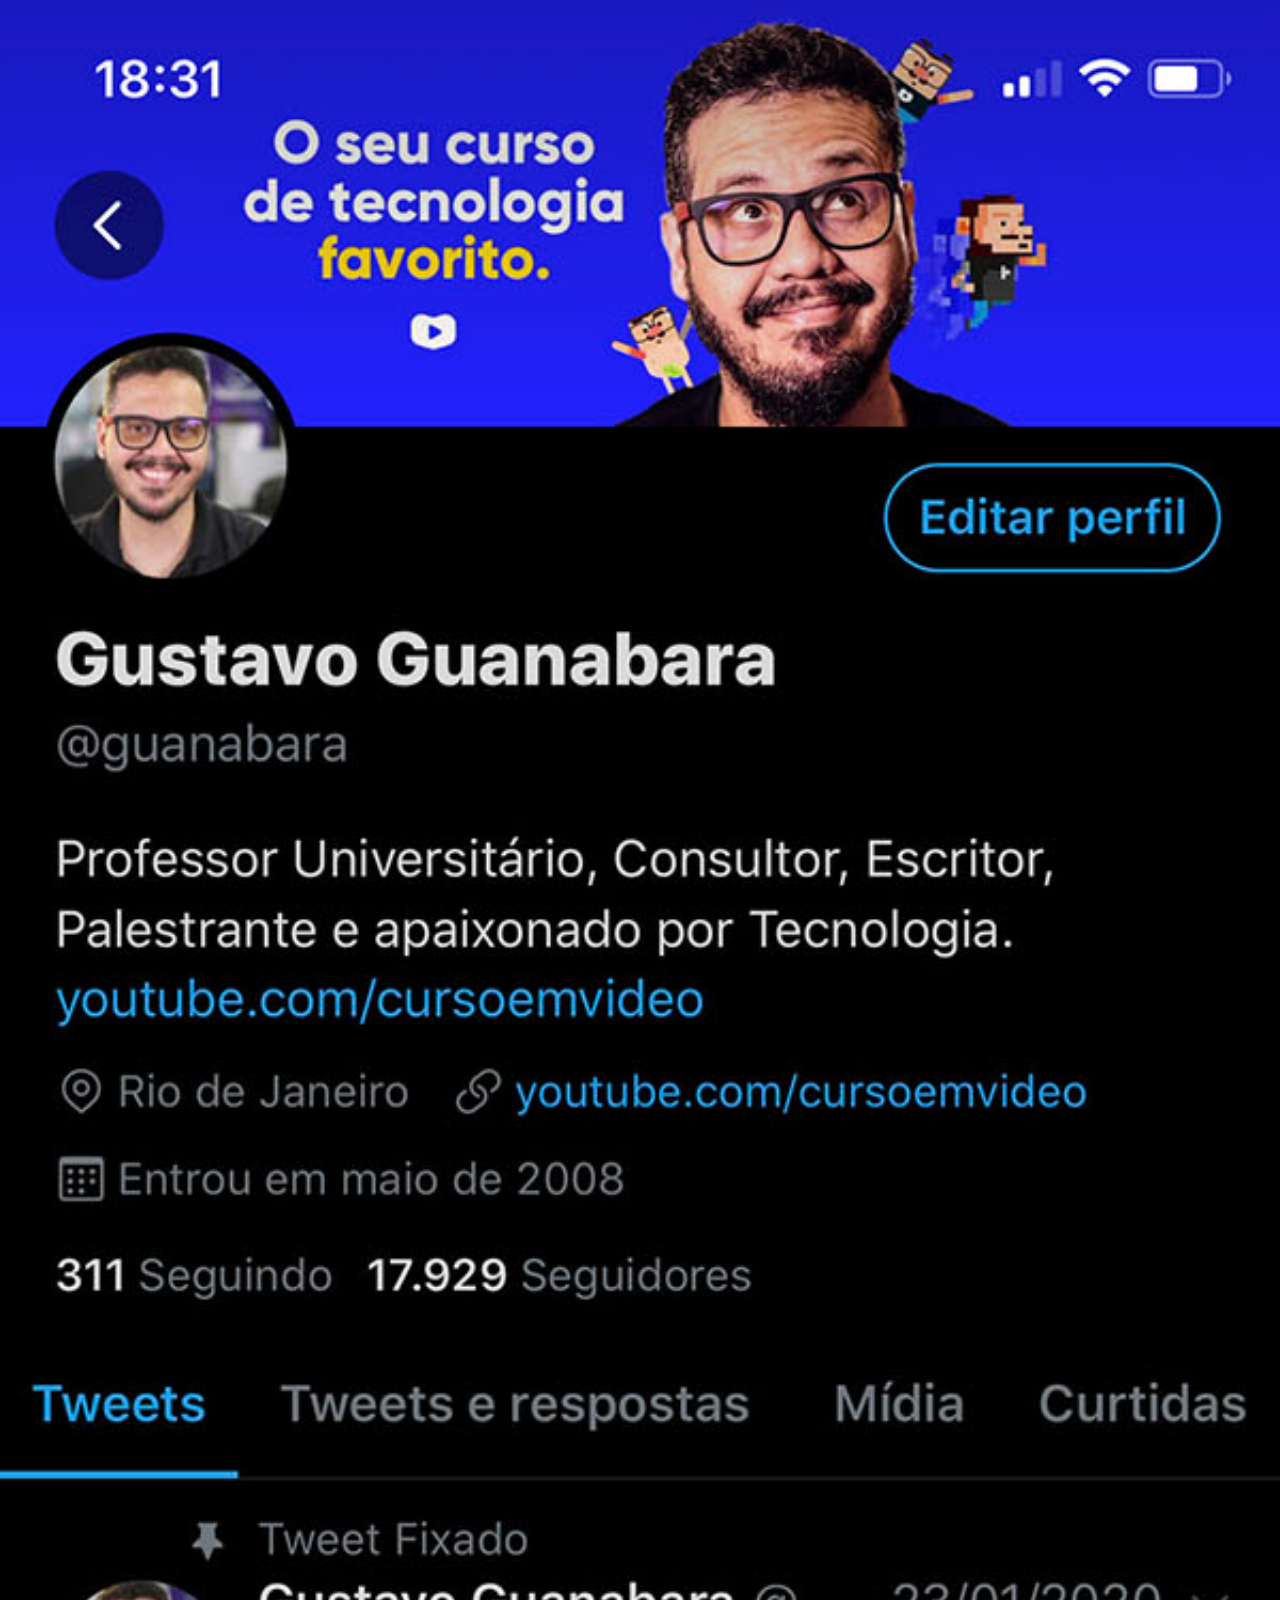
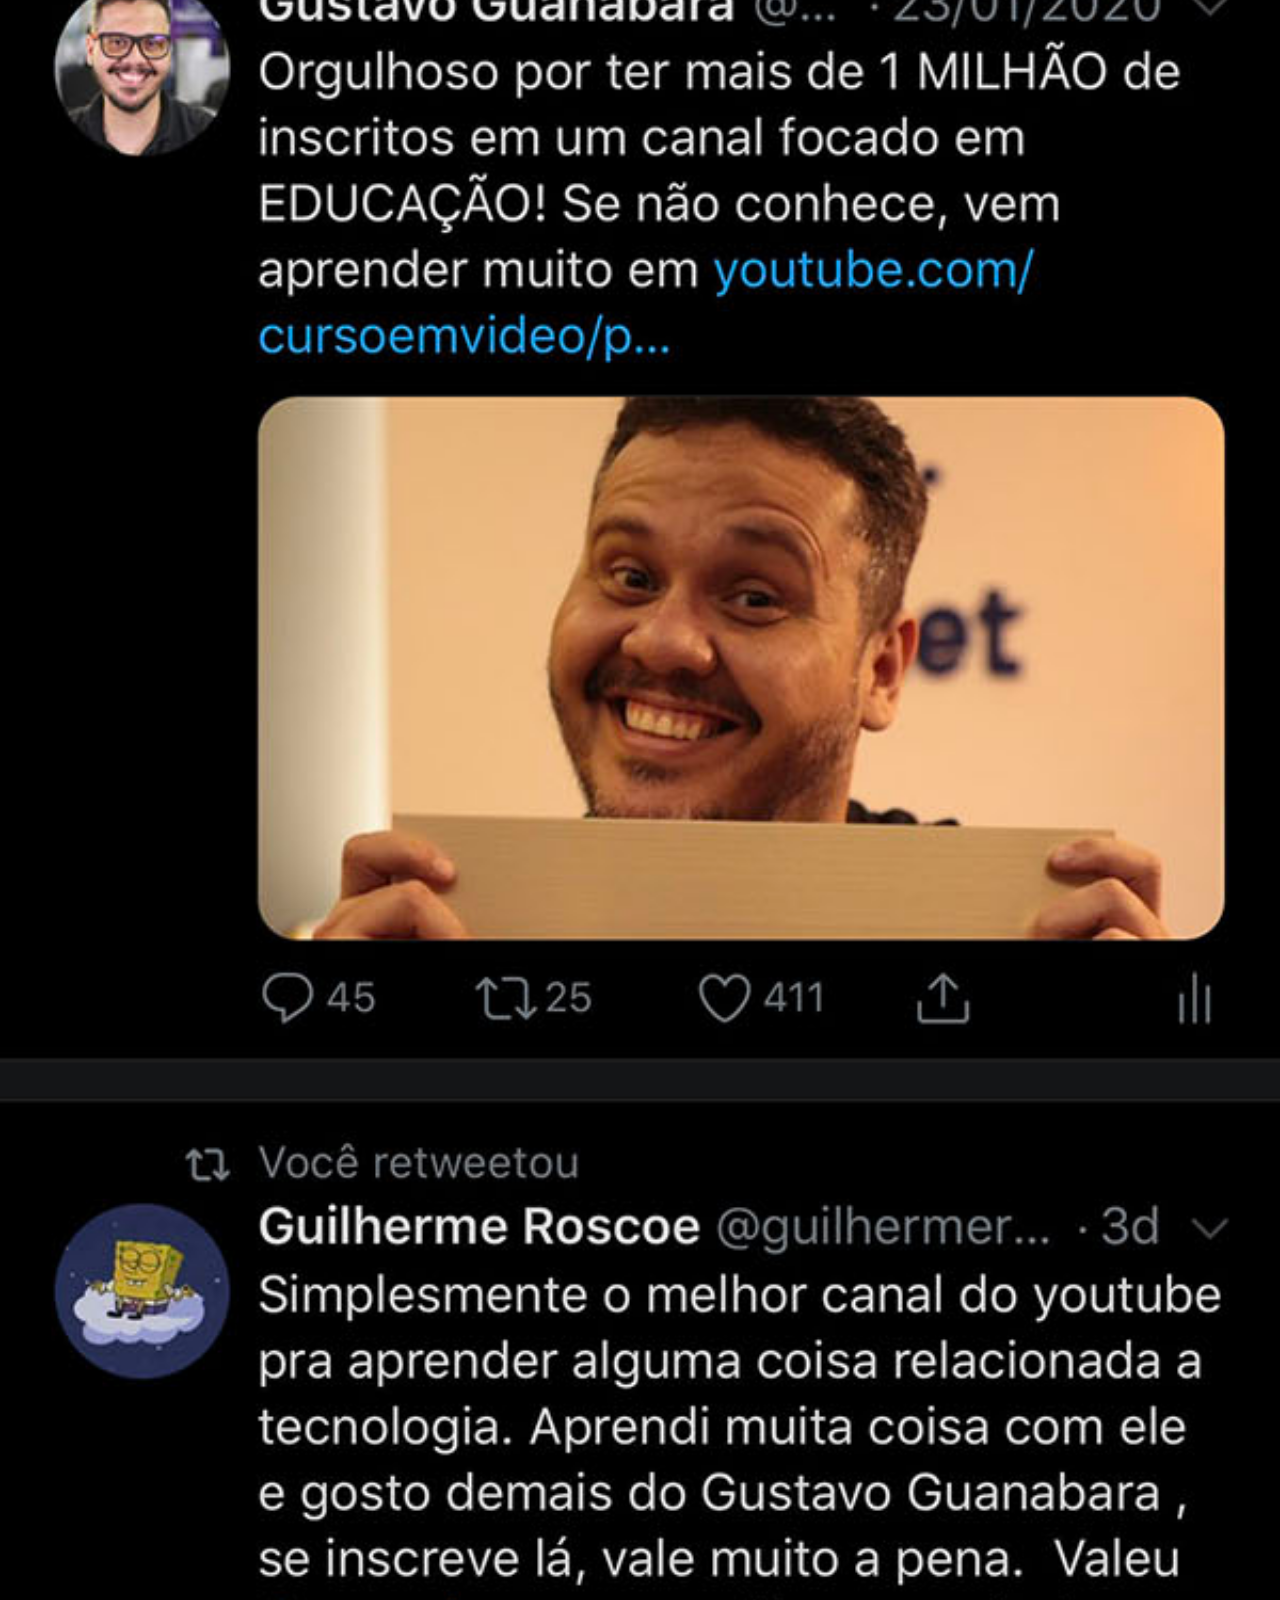
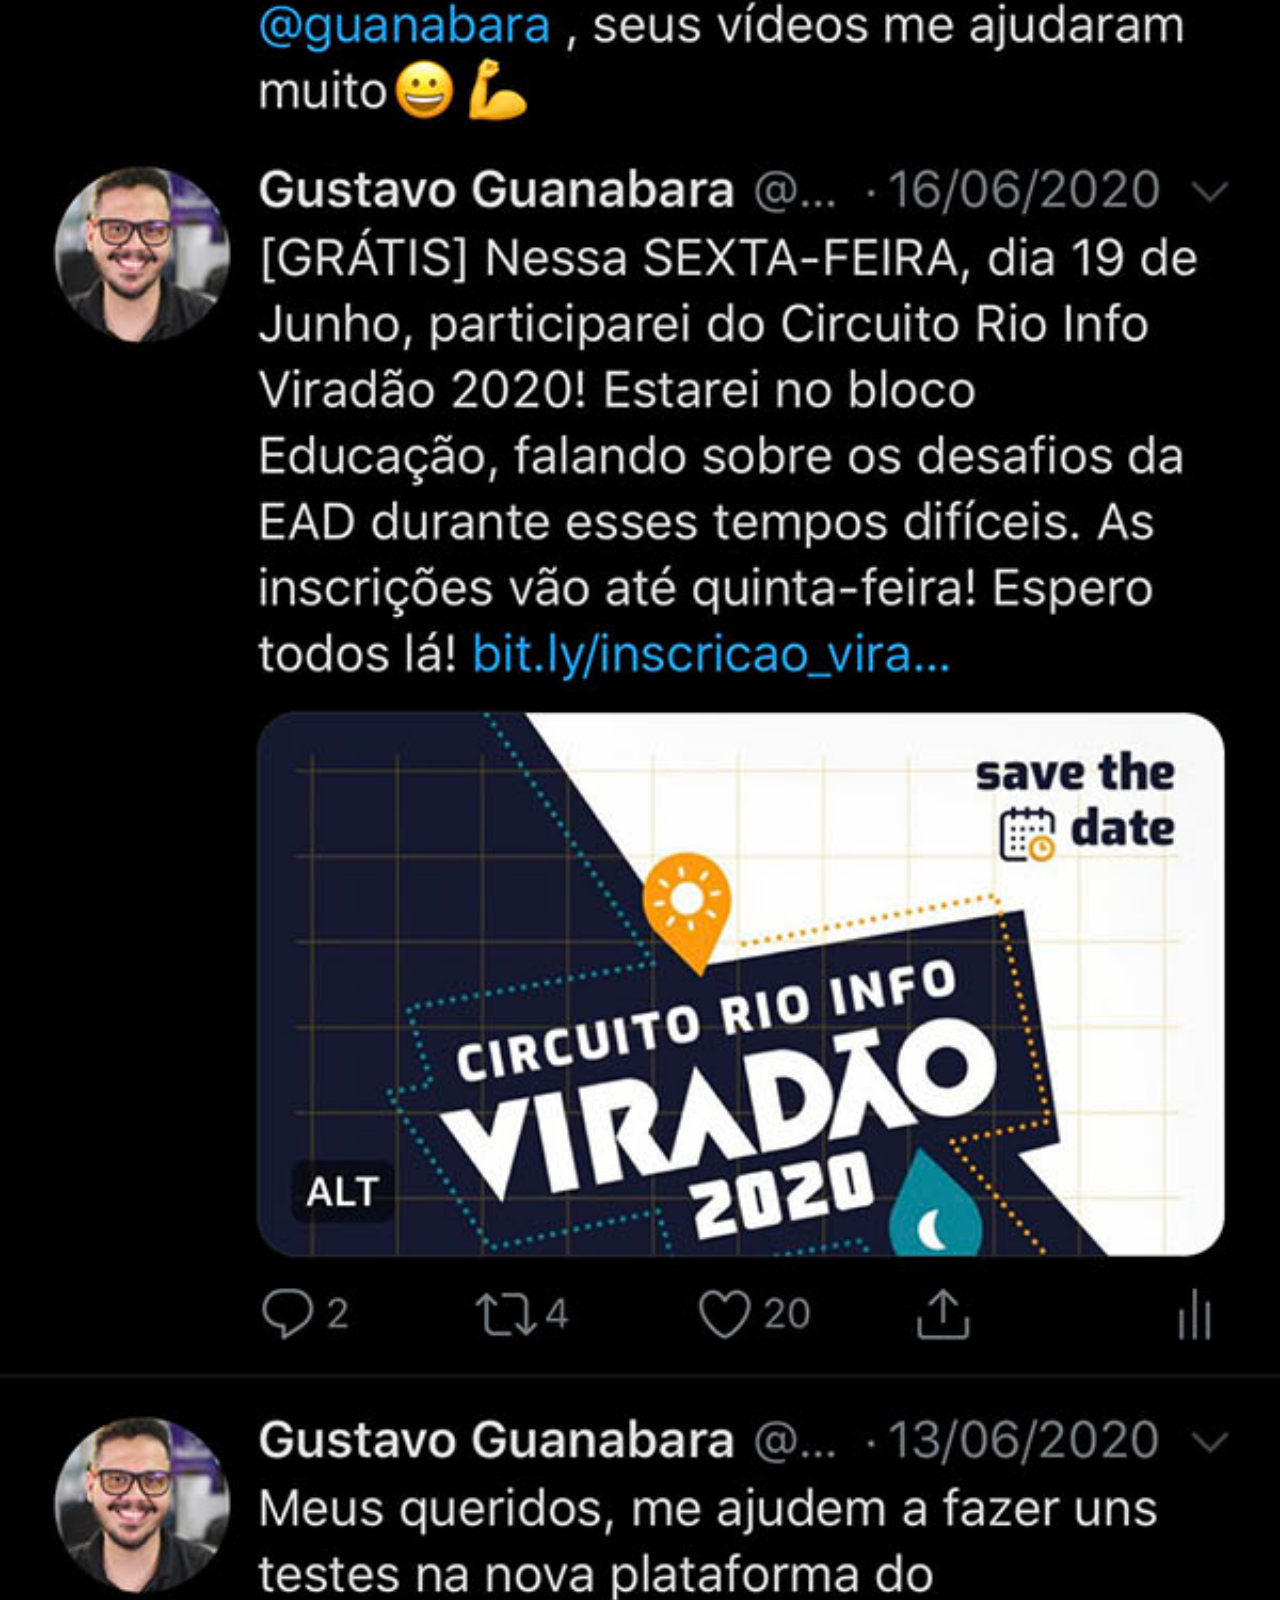
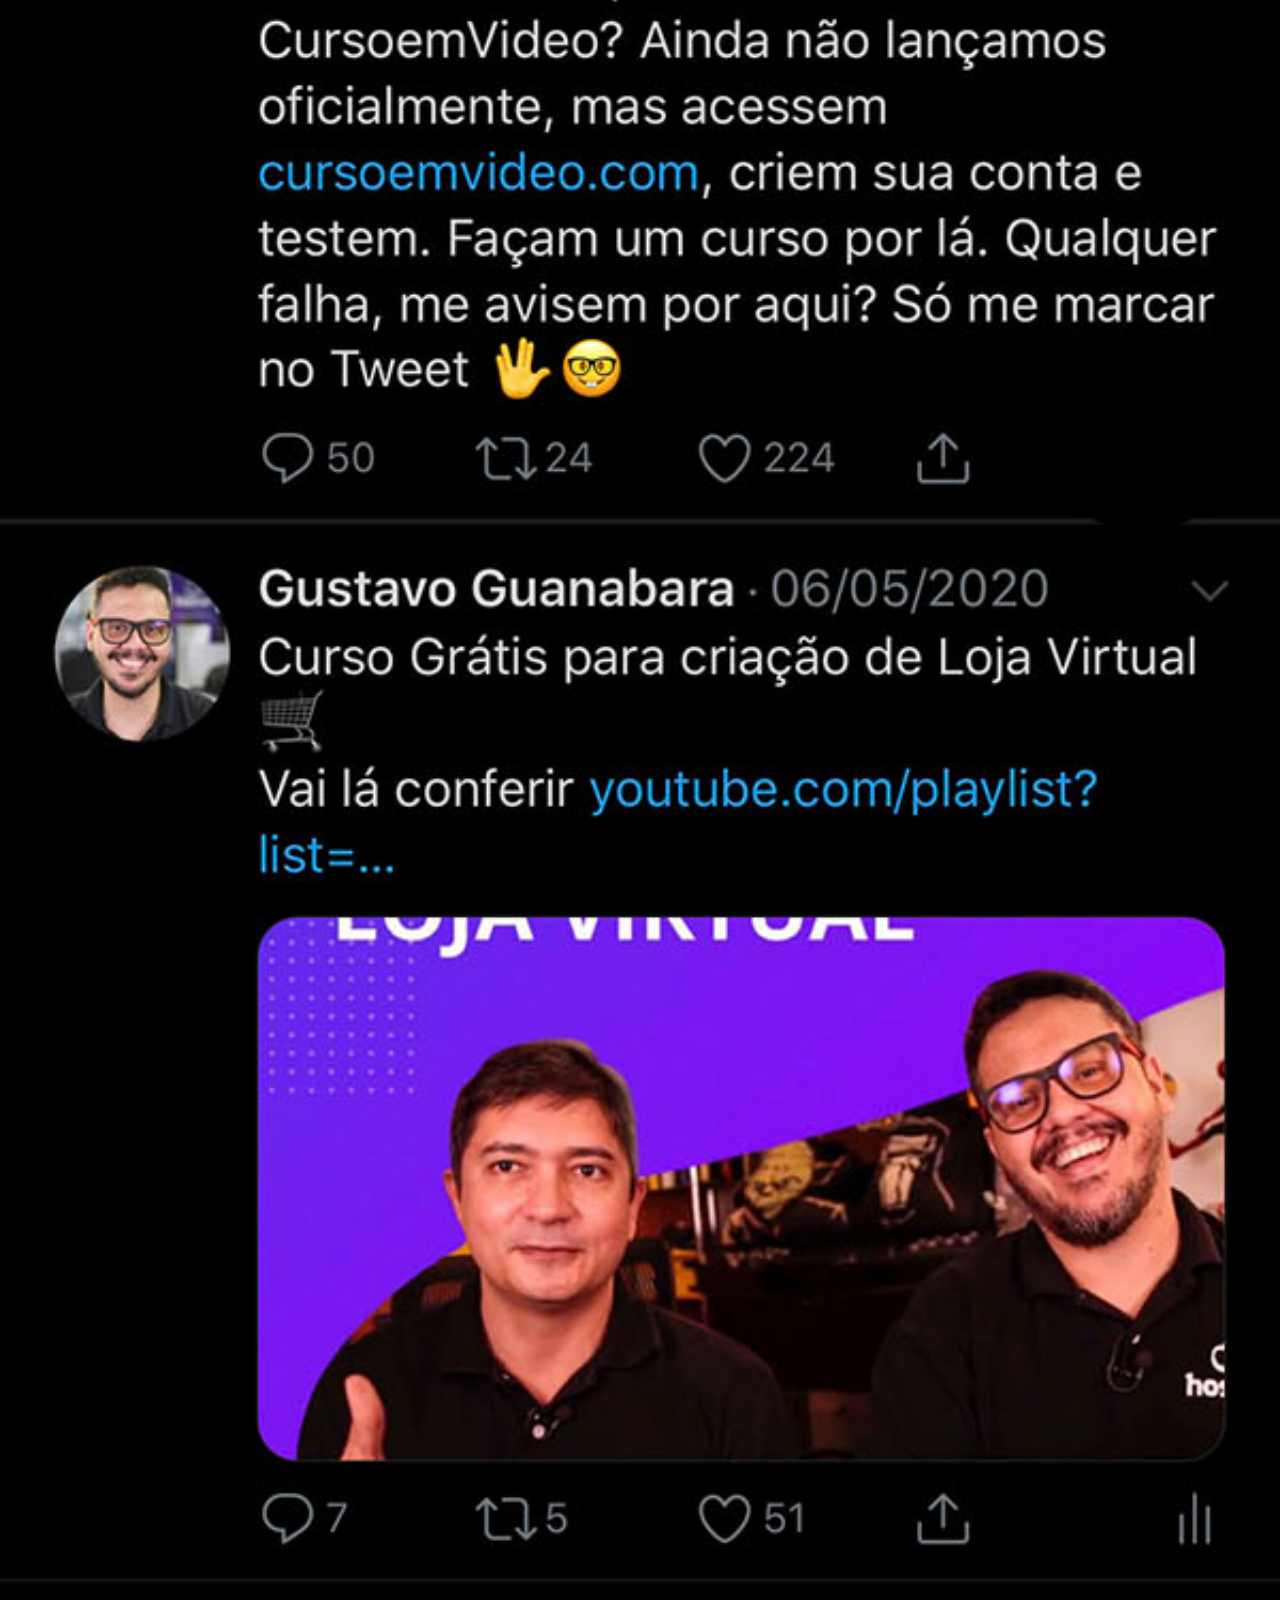
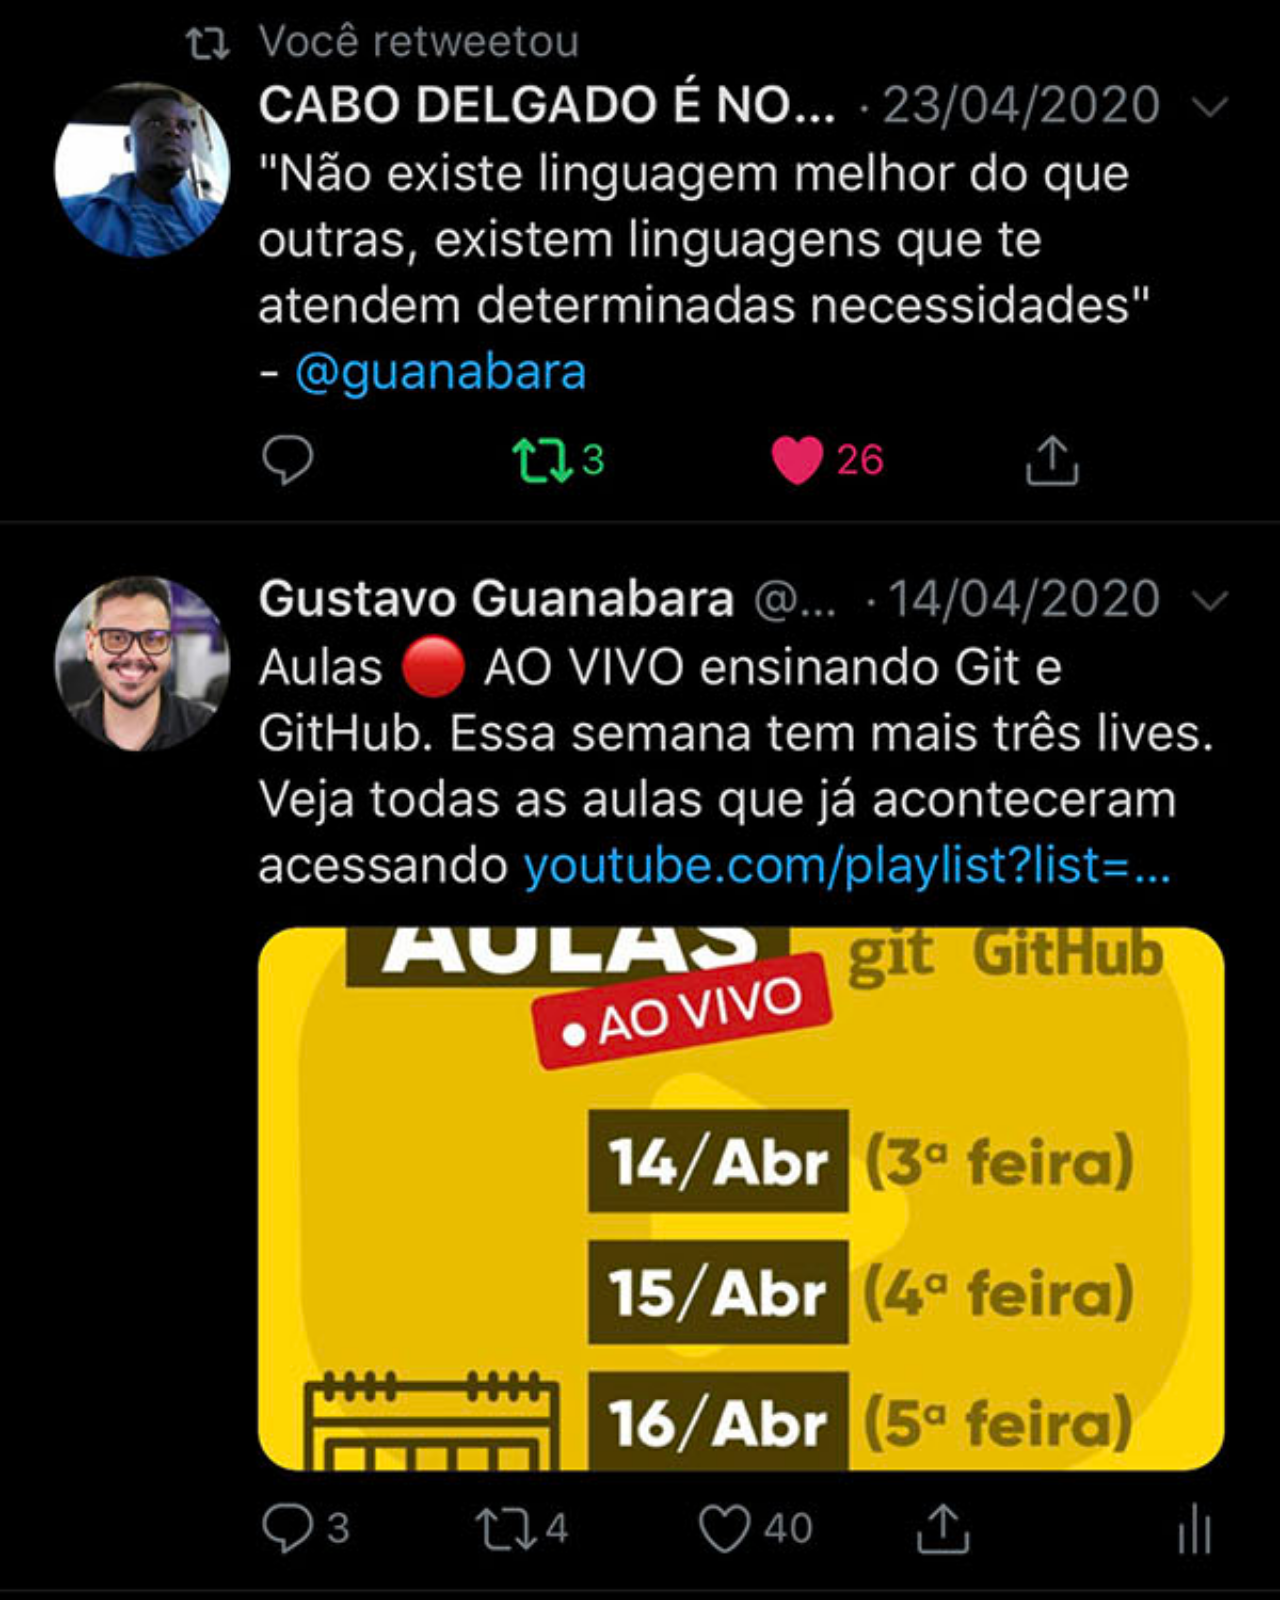
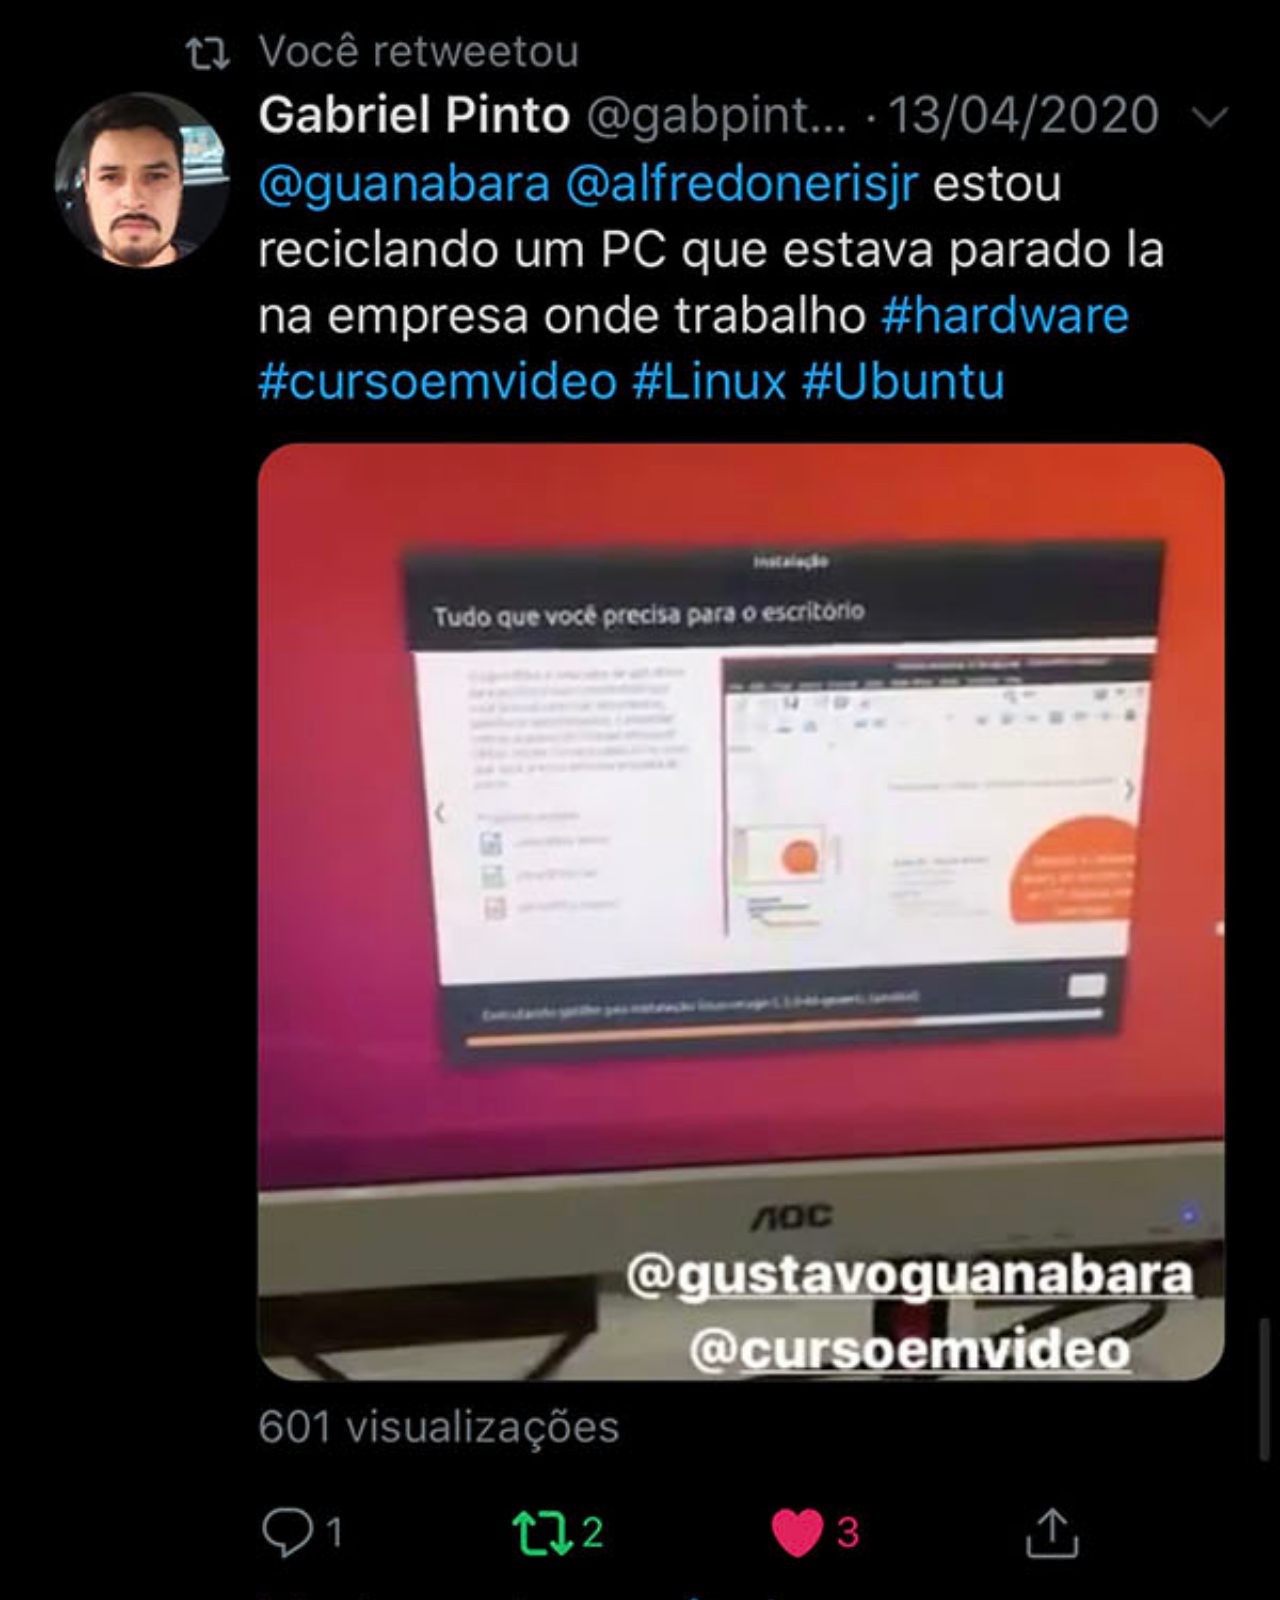
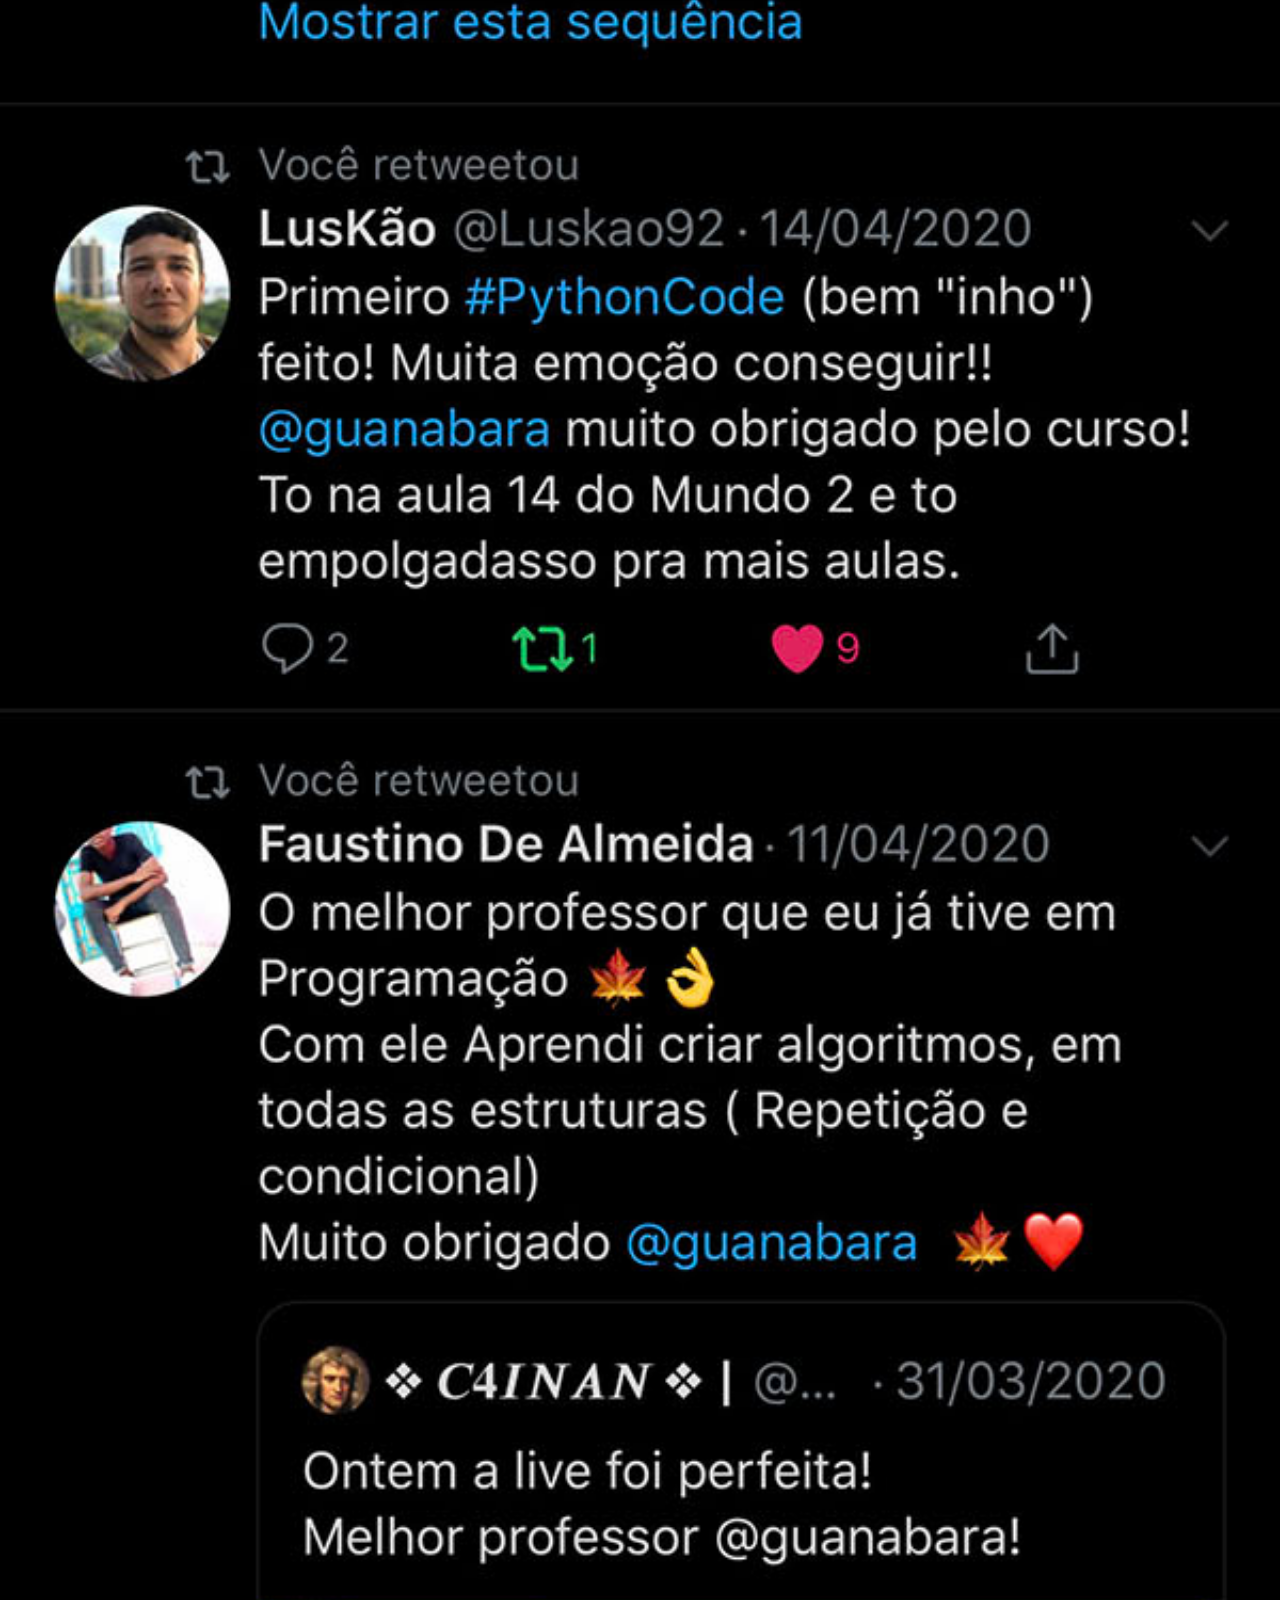
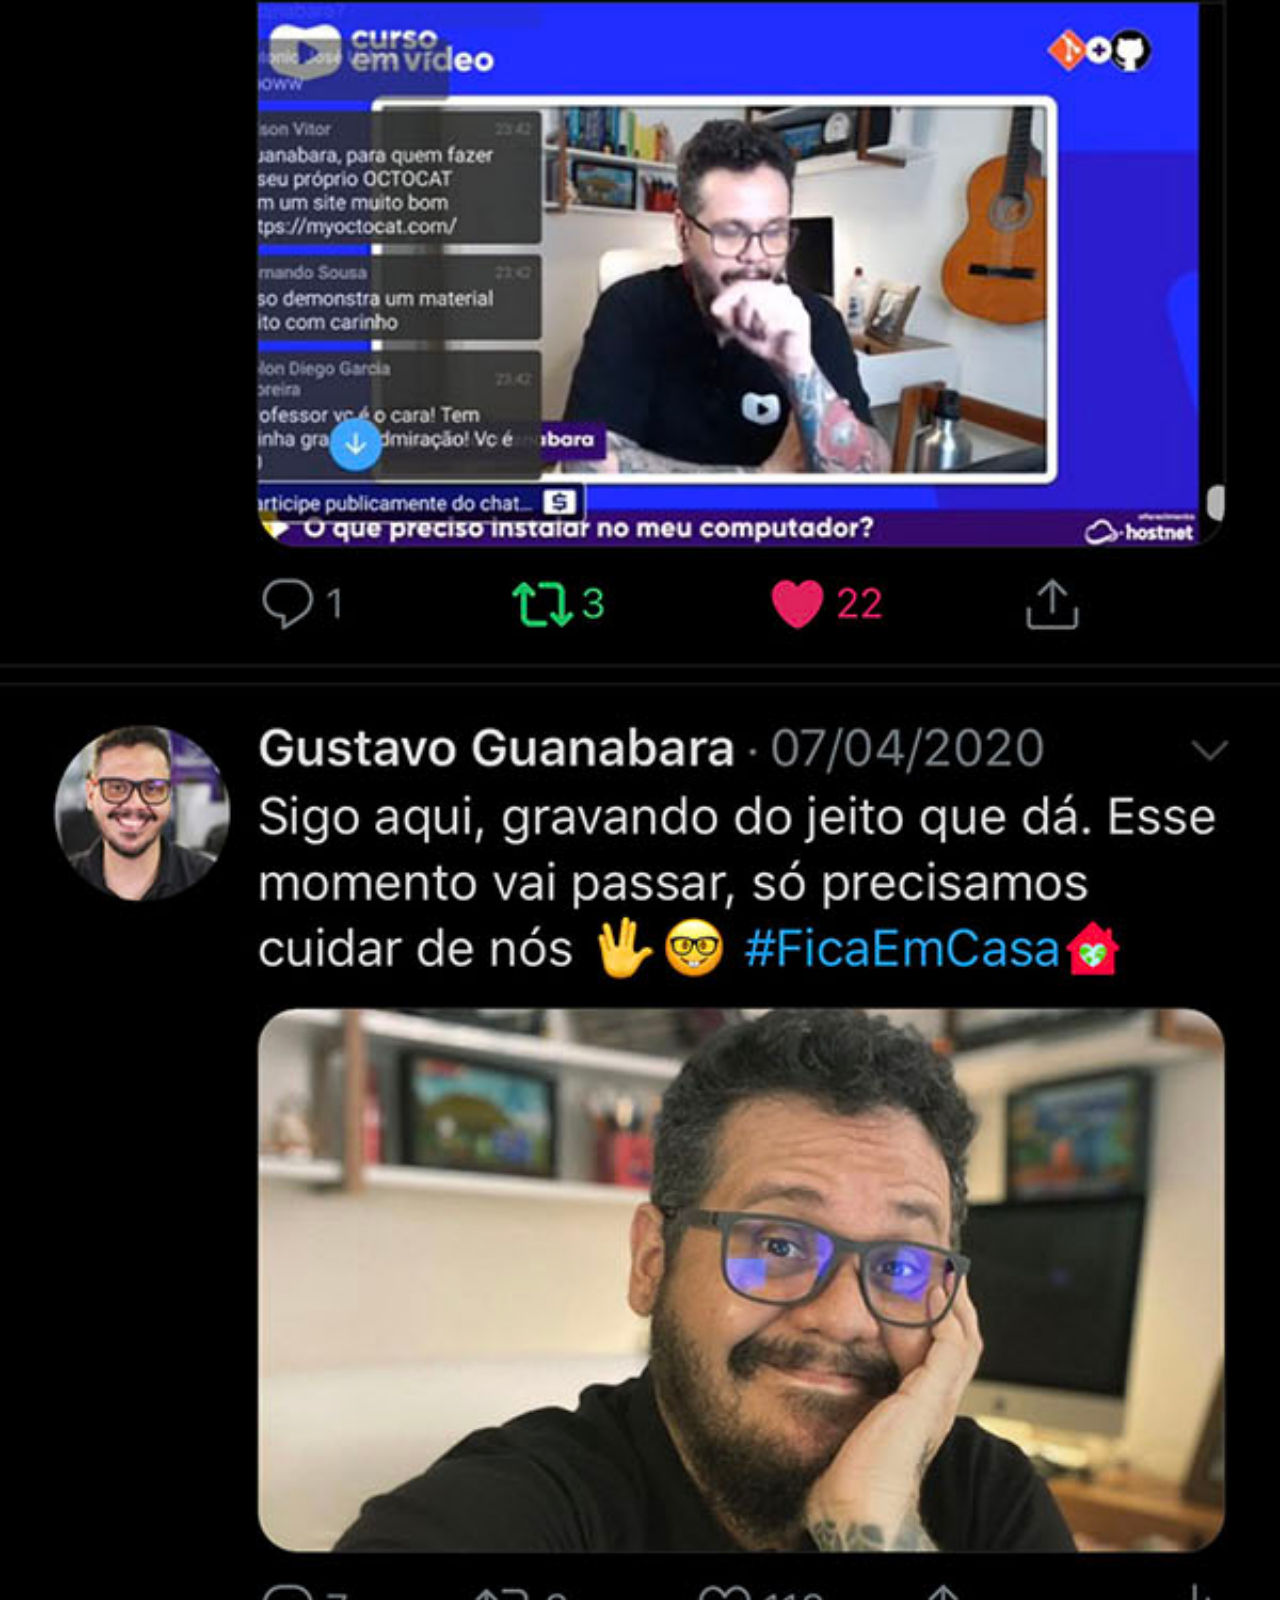
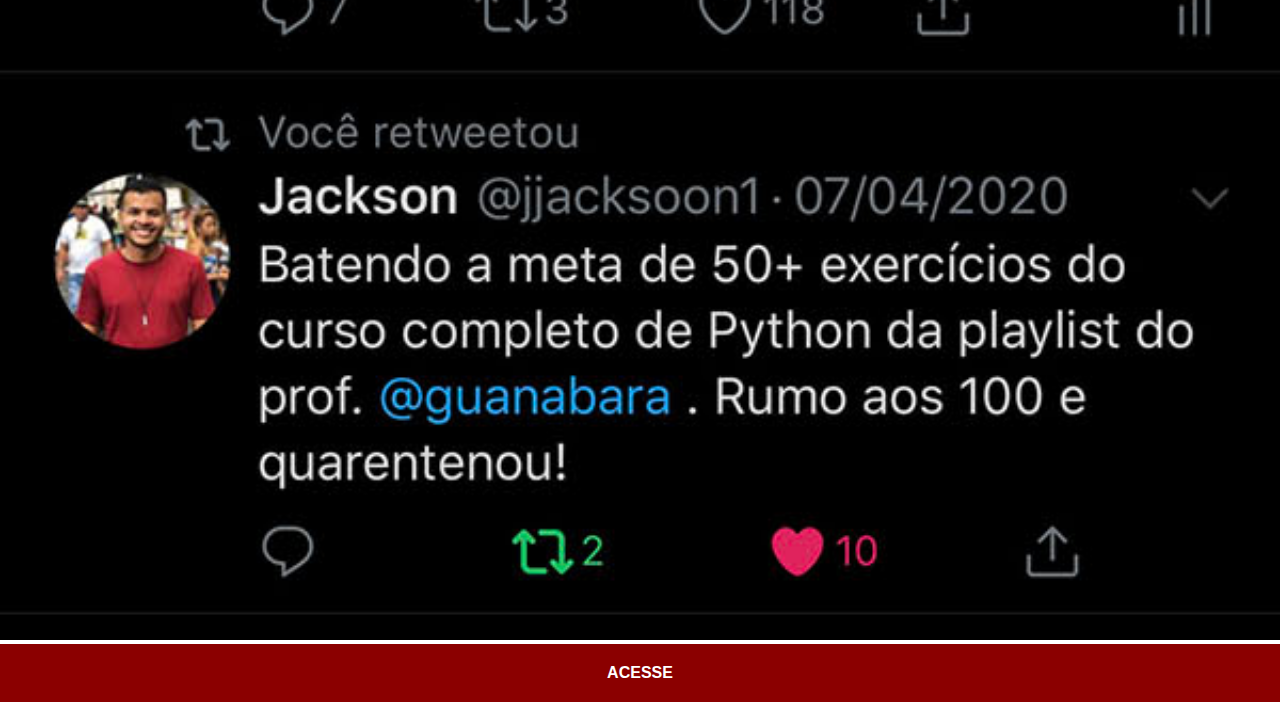
<file: twitter.html>
<!DOCTYPE html>
<html lang="pt-br">
<head>
    <meta charset="UTF-8">
    <meta name="viewport" content="width=device-width, initial-scale=1.0">
    <title>Twitter</title>
    <link rel="stylesheet" href="estilos/social.css">
</head>
<body>
    <img src="imagens/tela-twitter.jpg" alt="Twitter">
    <a href="https://twitter.com/cursosemvideo" target="_blank">ACESSE</a>
</body>
</html>
</file>
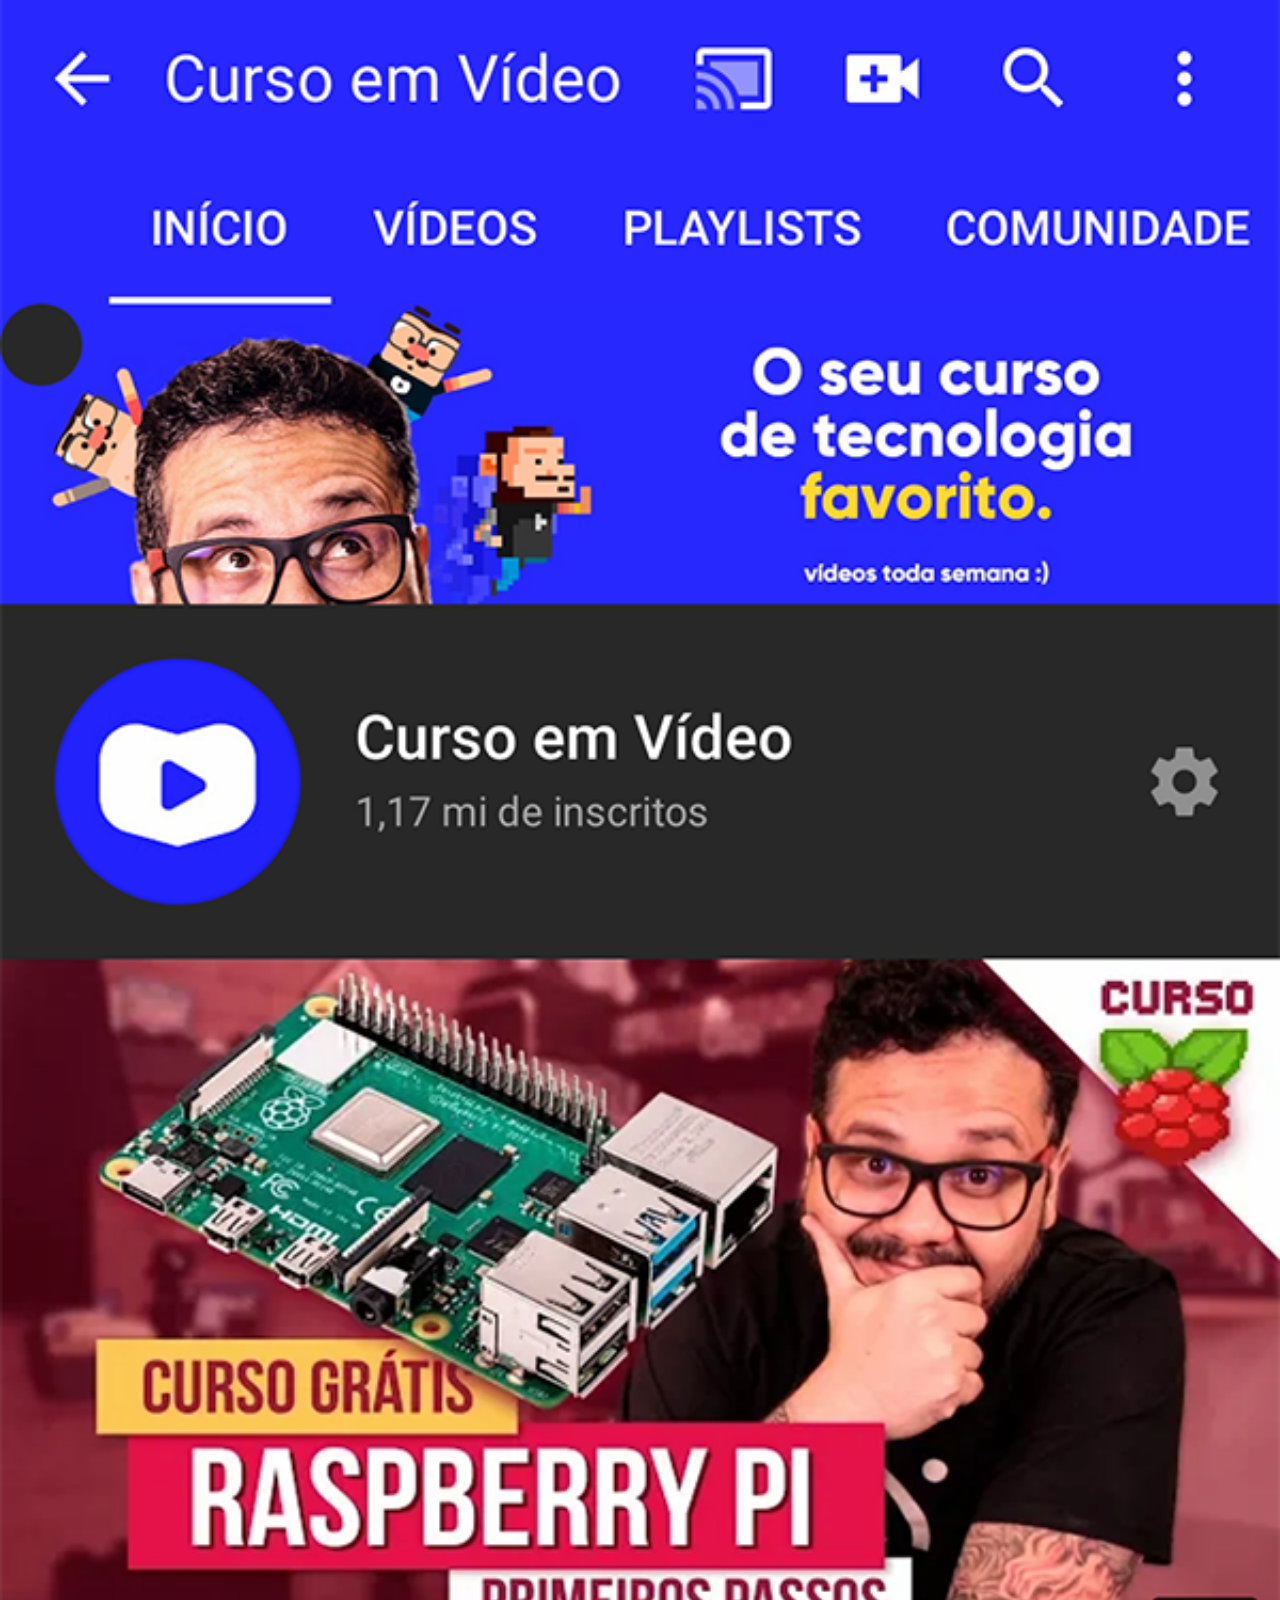
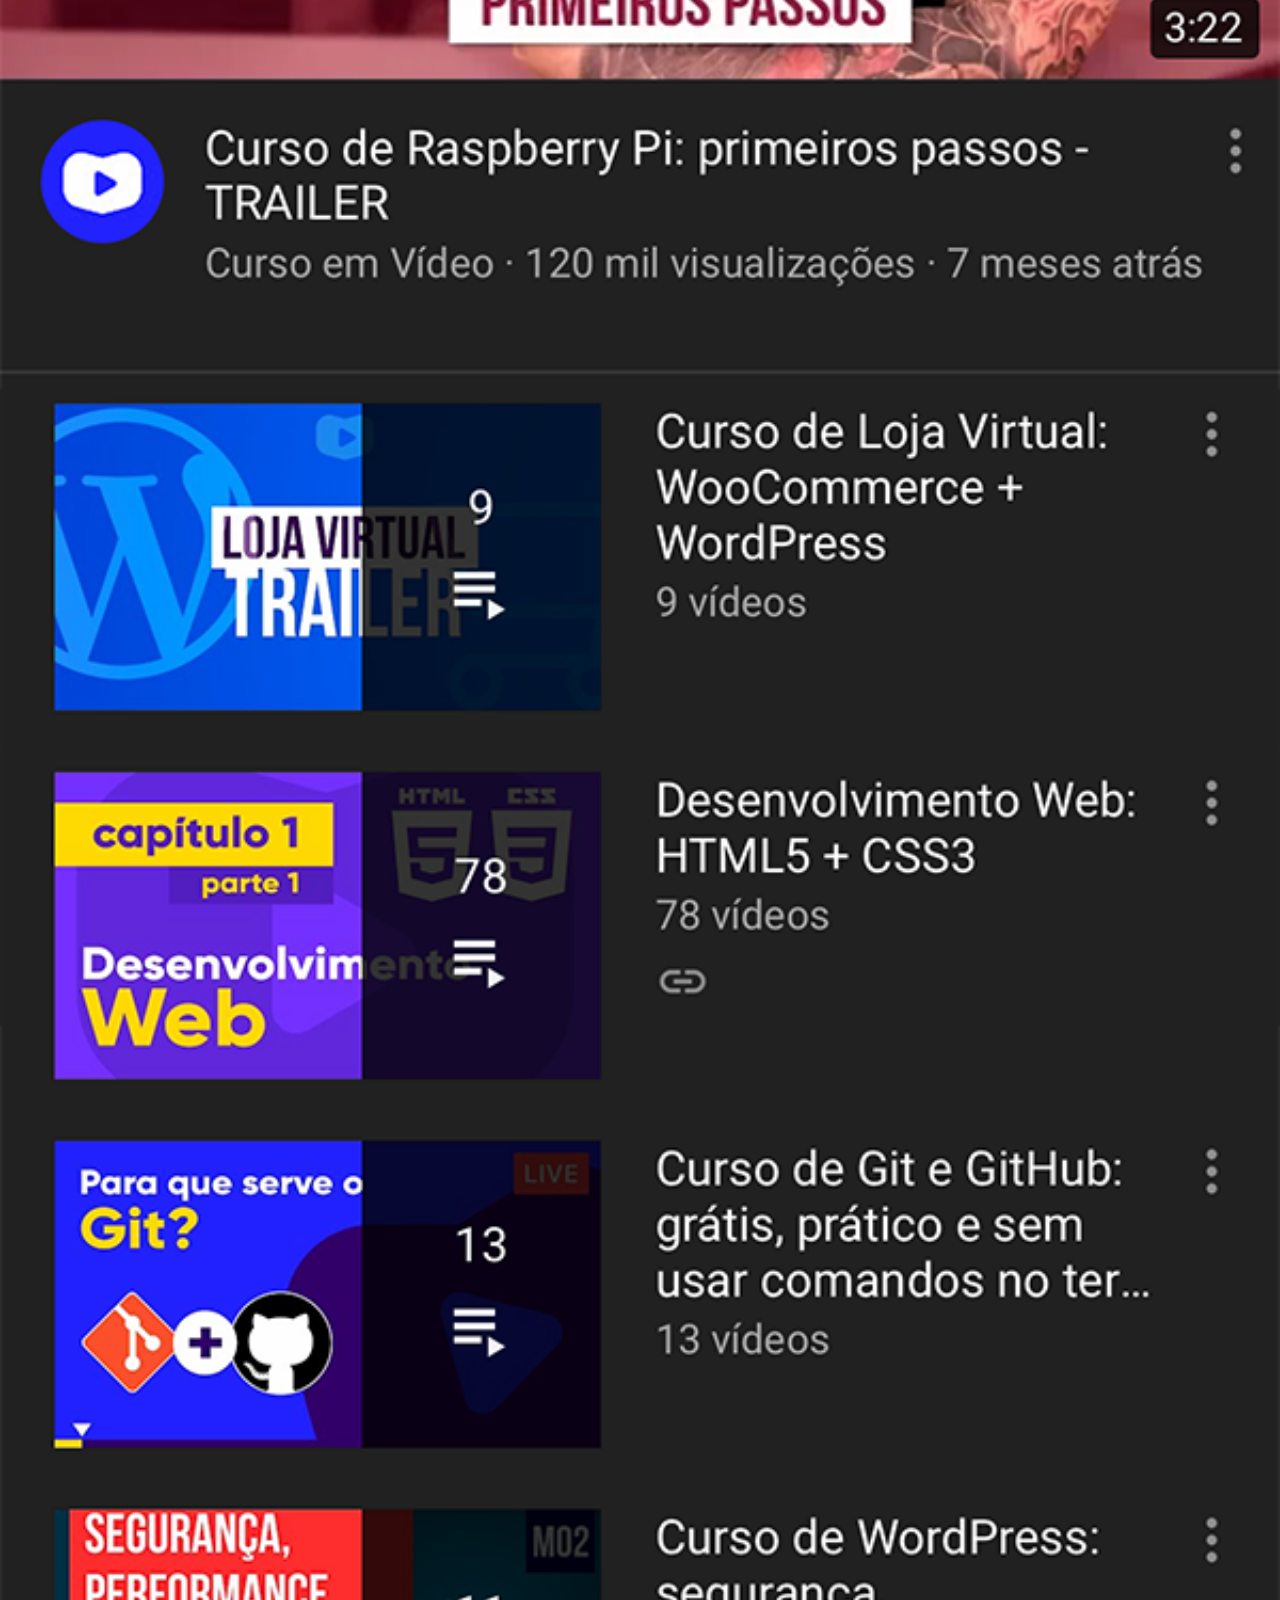
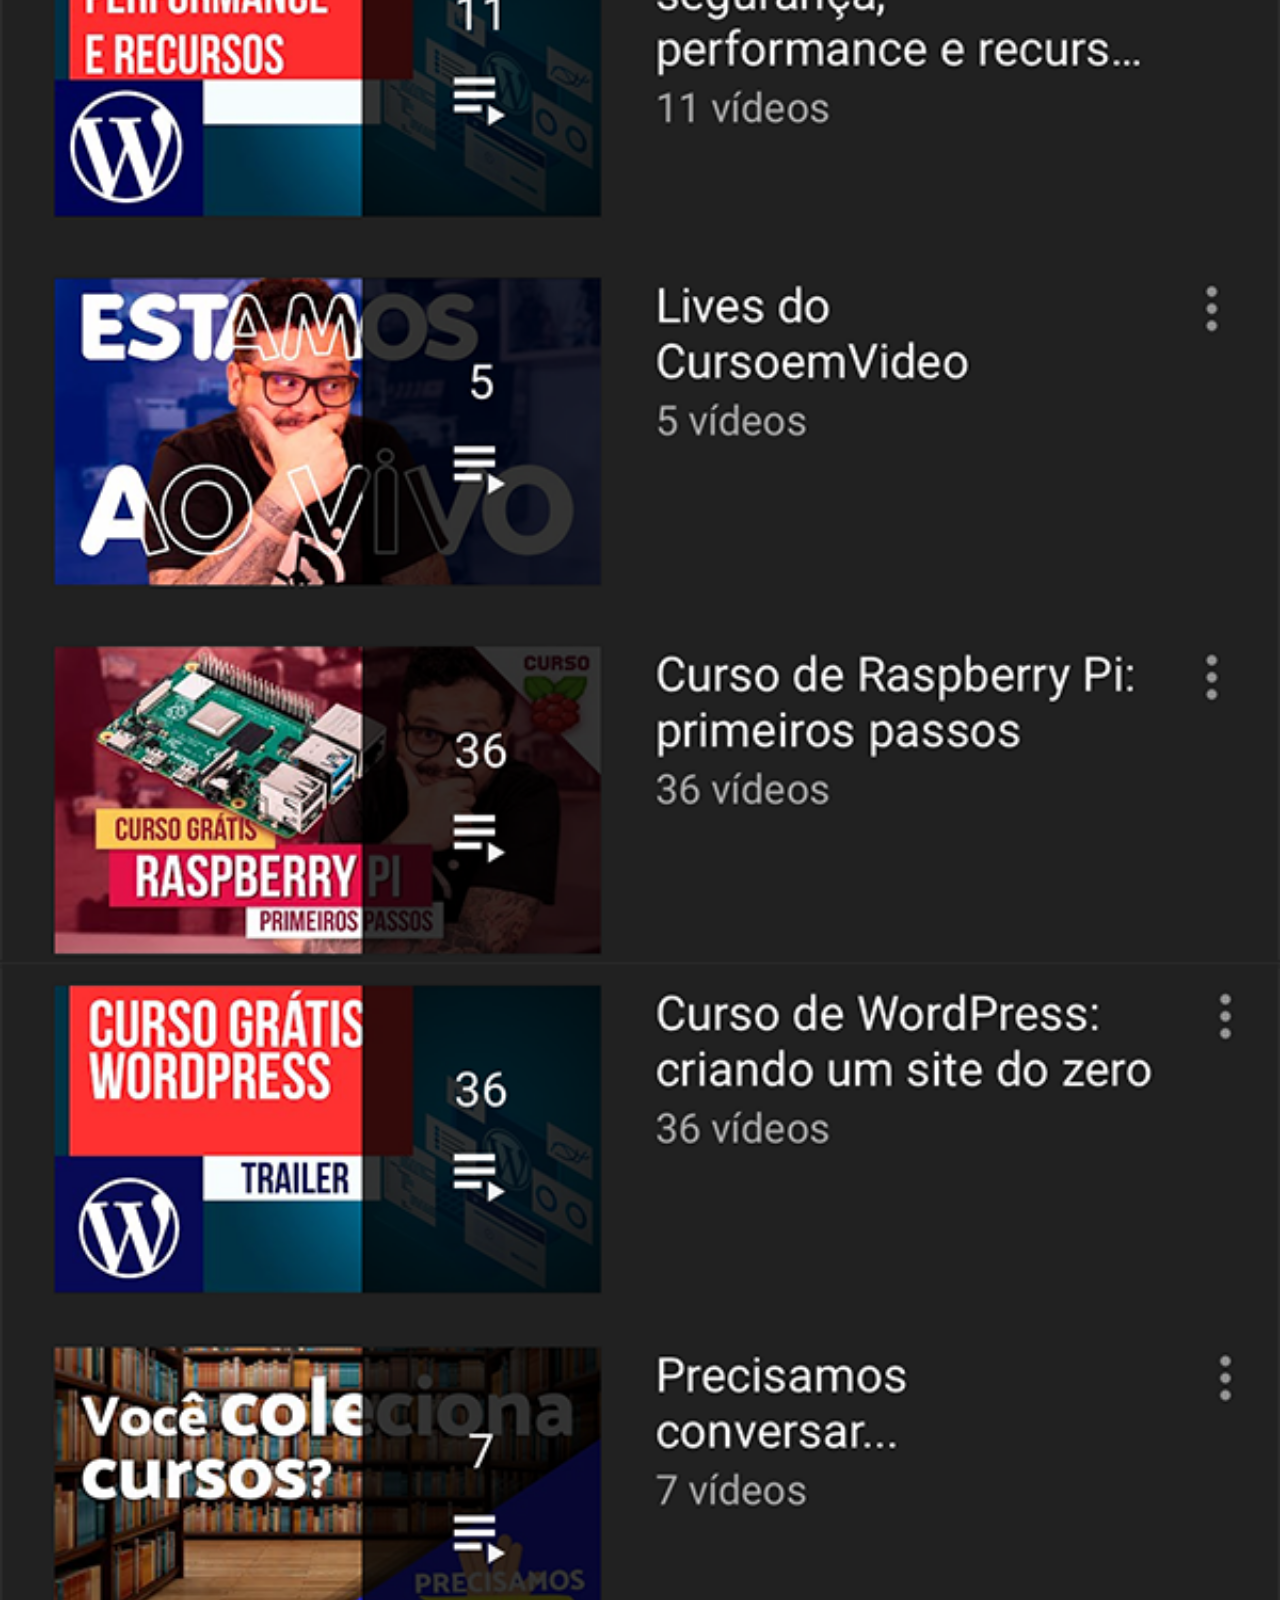
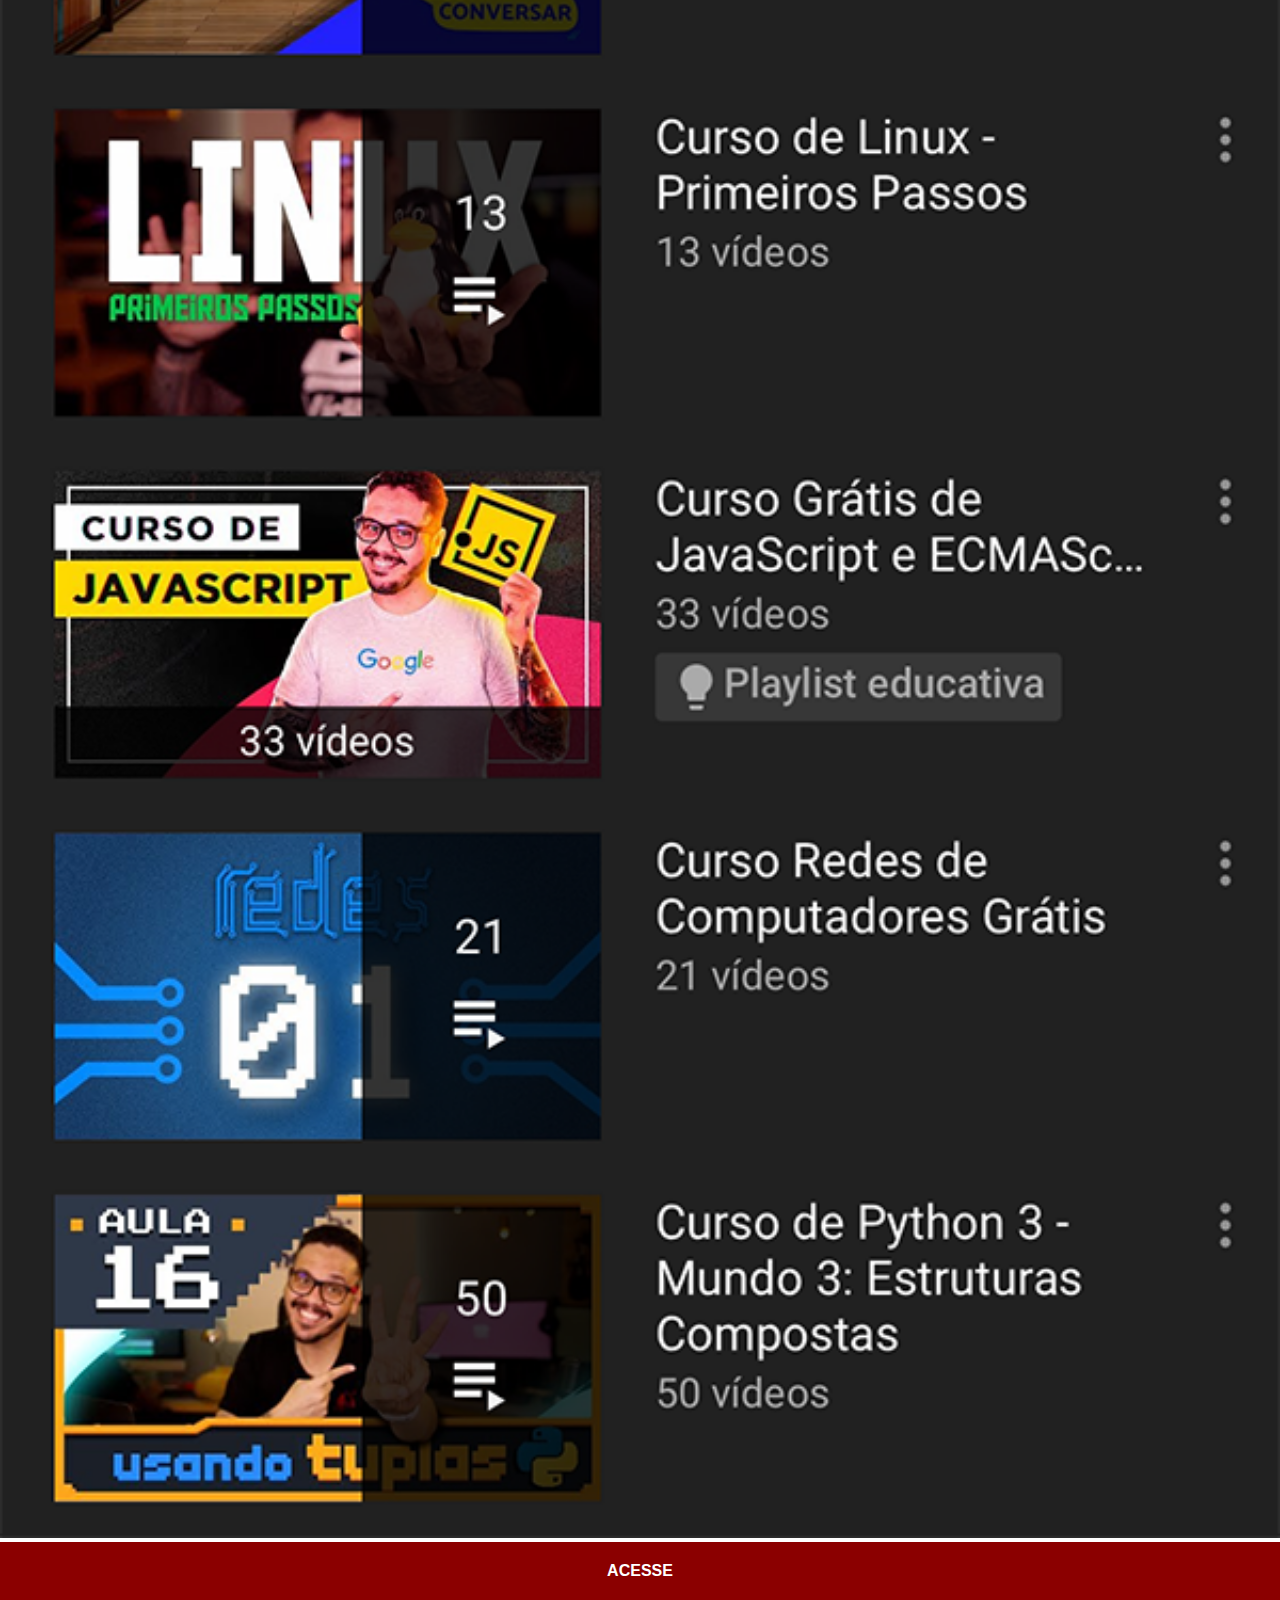
<file: youyube.html>
<!DOCTYPE html>
<html lang="pt-br">
<head>
    <meta charset="UTF-8">
    <meta name="viewport" content="width=device-width, initial-scale=1.0">
    <title>YouTube</title>
    <link rel="stylesheet" href="estilos/social.css">
</head>
<body>
    <img src="imagens/tela-youtube.png" alt="YouTube">
    <a href="https://www.youtube.com/@CursoemVideo/featured" target="_blank">ACESSE</a>
</body>
</html>
</file>
<file: estilos/style.css>
@charset "UTF-8";

* {
    margin: 0px;
    padding: 0px;
    font-family: Arial, Helvetica, sans-serif;
}

html, body {
    height: 100vh;
    width: 100vw;
}

body {
    background: url(../imagens/fundo-madeira.jpg) no-repeat top center;
    background-size: cover;
    background-attachment: fixed;
}

main {
    position: relative;
    height: 100vh;
}

section#telefone {
    position: absolute;
    top: 50%;
    left: 50%;
    transform: translate(-50%, -50%);

    height: 627px;
    width: 311px;
    background-color: blue;
    background: url(../imagens/frame-iphone.png) no-repeat;
}

iframe#tela {
    position: relative;
    top: 80px;
    left: 22px;
    width: 267px;
    height: 471px;
}

section#redes-sociais {
    text-align: right;
}

section#redes-sociais img {
    width: 50px;
    margin: 10px;
    border-radius: 50%;
    box-shadow: 2px 2px 5px black;
}

section#redes-sociais img:hover {
    border: 2px solid rgba(255, 255, 255, 0.61);
    transform: translate(-3px, -3px);
    box-shadow: 5px 5px 10px rgba(0, 0, 0, 0.600);
    transition: transform 0.5s;
}
</file>
<file: estilos/social.css>
@charset "UTF-8";
* {
    margin: 0px;
    padding: 0px;
    font-family: Arial, Helvetica, sans-serif;
}
::-webkit-scrollbar {
    width: 0px;
    height: 0px;
}
img {
    width: 100vw;
}
a {
    display: block;
    background-color: darkred;
    color: white;
    padding: 20px;
    text-align: center;
    font-weight: bolder;
    text-decoration: none;
}
a:hover {
    background-color: red;
    }
</file>
